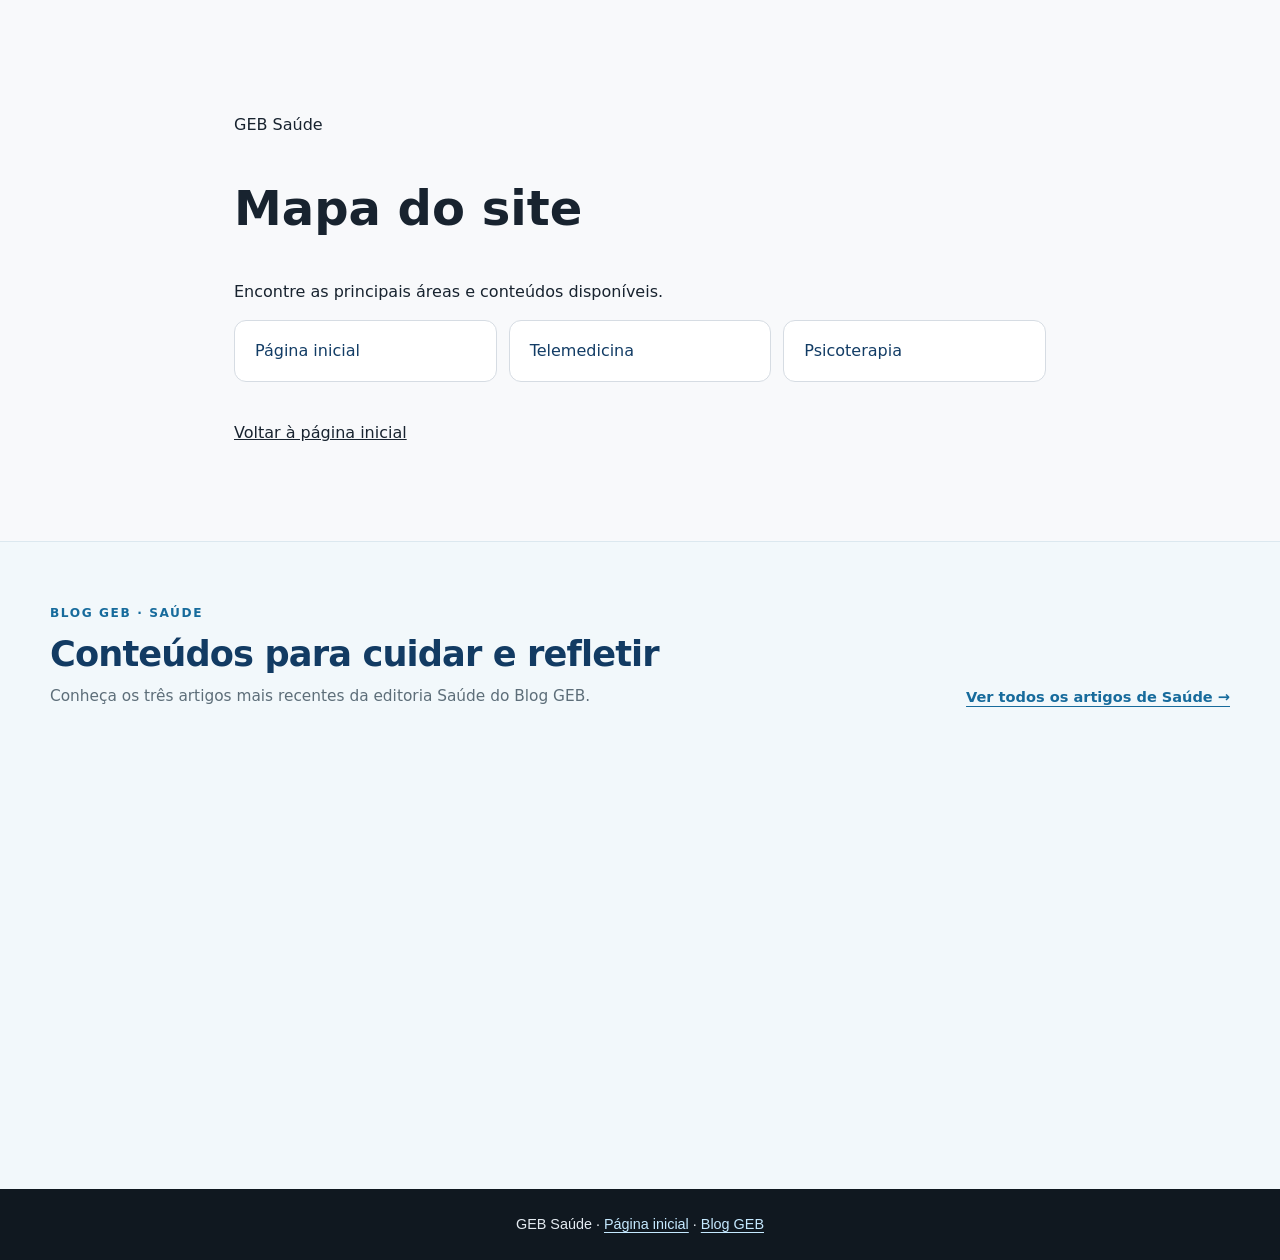
<file: mapa-do-site/index.html>
<!doctype html>
<html lang="pt-BR">
<head><meta charset="utf-8"><meta name="viewport" content="width=device-width,initial-scale=1">
<title>Mapa do site | GEB Saúde</title><meta name="description" content="Navegue pelas principais páginas do GEB Saúde."><link rel="canonical" href="https://gebsaude.grupoeduardabispo.com.br/mapa-do-site/"><link rel="stylesheet" href="/assets/css/style.css">
<style>body{margin:0;font-family:system-ui,-apple-system,Segoe UI,sans-serif;background:#f8f9fb;color:#18232f}main{max-width:860px;margin:8vh auto;padding:24px}h1{font-size:clamp(2rem,5vw,3rem)}.links{display:grid;grid-template-columns:repeat(auto-fit,minmax(220px,1fr));gap:12px;list-style:none;padding:0}.links a{display:block;padding:17px 20px;background:white;border:1px solid #d6dce3;border-radius:12px;color:#123c65;text-decoration:none}.links a:hover,.links a:focus{border-color:#14558a;text-decoration:underline}.back{display:inline-block;margin-top:22px}</style></head>
<body><main id="conteudo"><p>GEB Saúde</p><h1>Mapa do site</h1><p>Encontre as principais áreas e conteúdos disponíveis.</p><nav aria-label="Mapa de navegação"><ul class="links"><li><a href="/">Página inicial</a></li><li><a href="/medicina/">Telemedicina</a></li><li><a href="/psicoterapia/">Psicoterapia</a></li></ul></nav><a class="back" href="/">Voltar à página inicial</a></main><footer class="geb-utility-footer" id="rodape"><div>GEB Saúde · <a href="/">Página inicial</a> · <a href="https://blog.grupoeduardabispo.com.br/?categoria=Sa%C3%BAde">Blog GEB</a></div></footer><script src="/assets/js/blog-strip.js" defer></script></body></html>
</file>
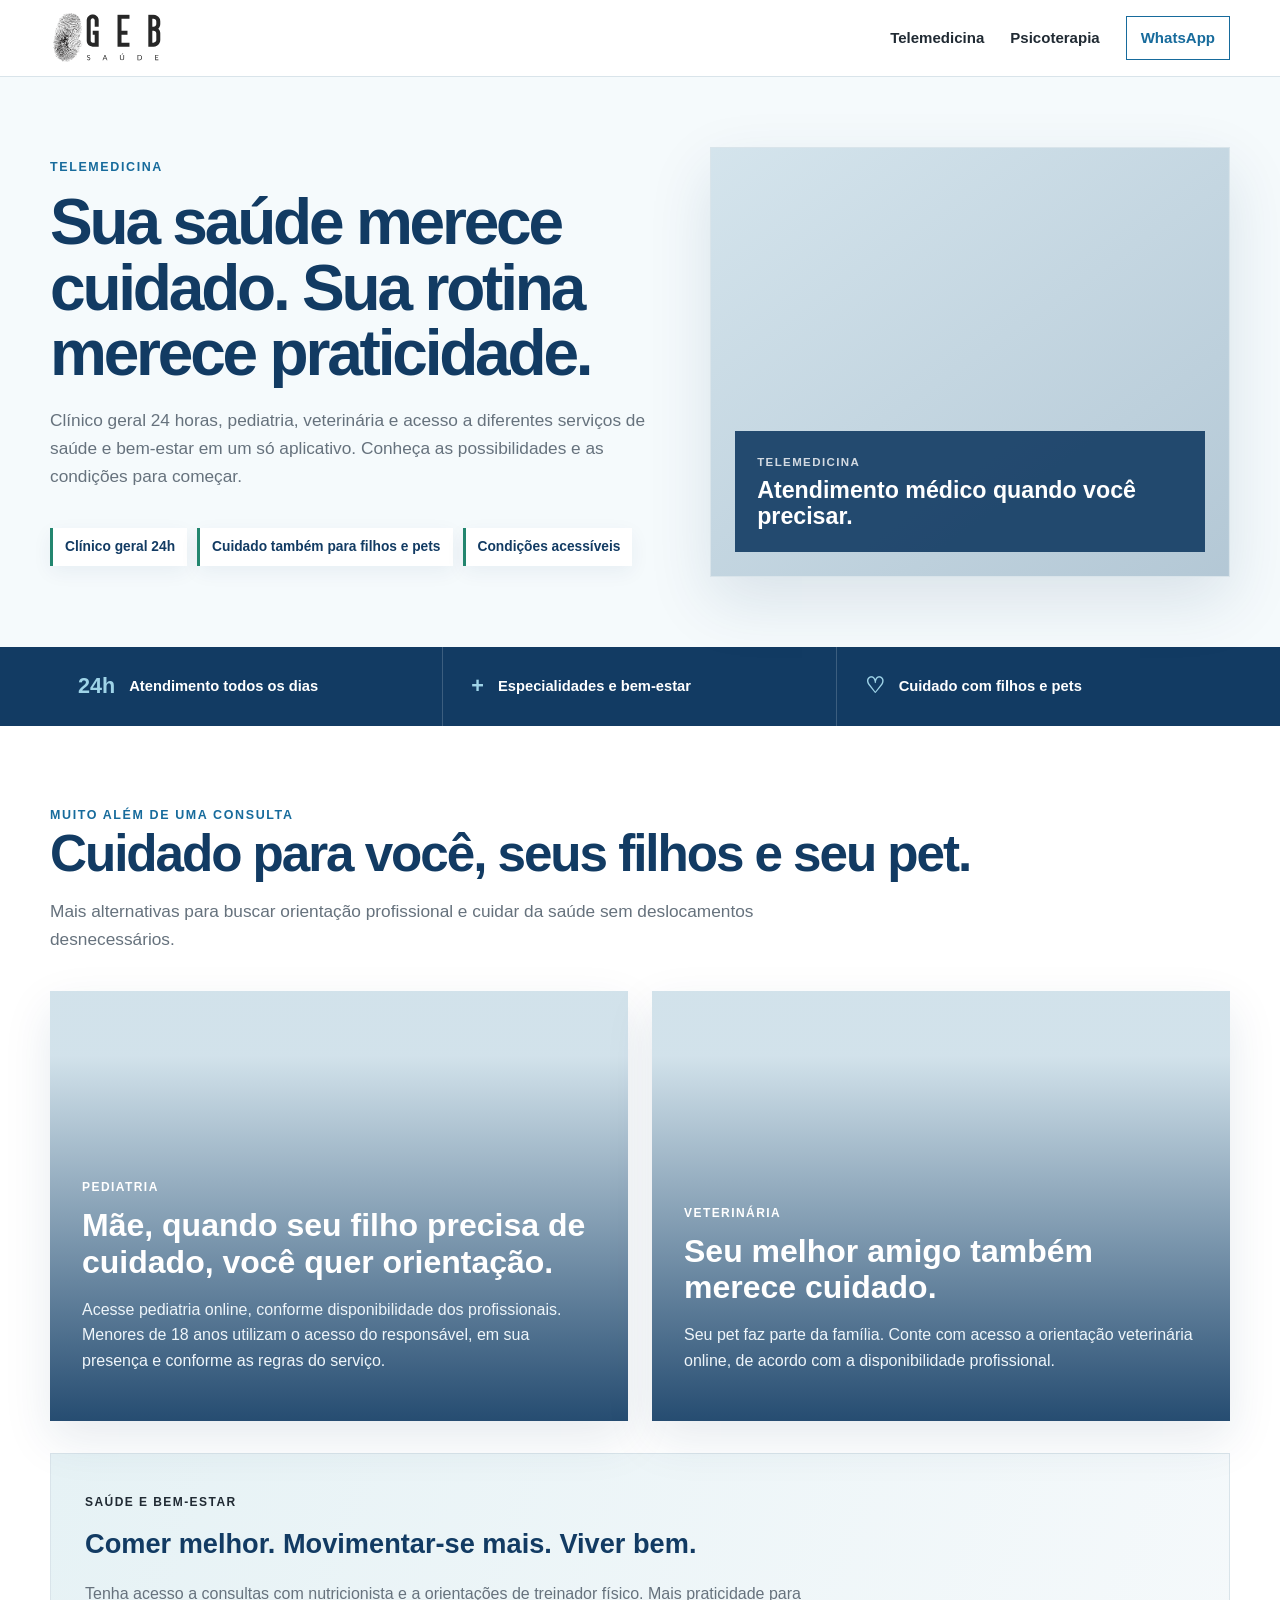
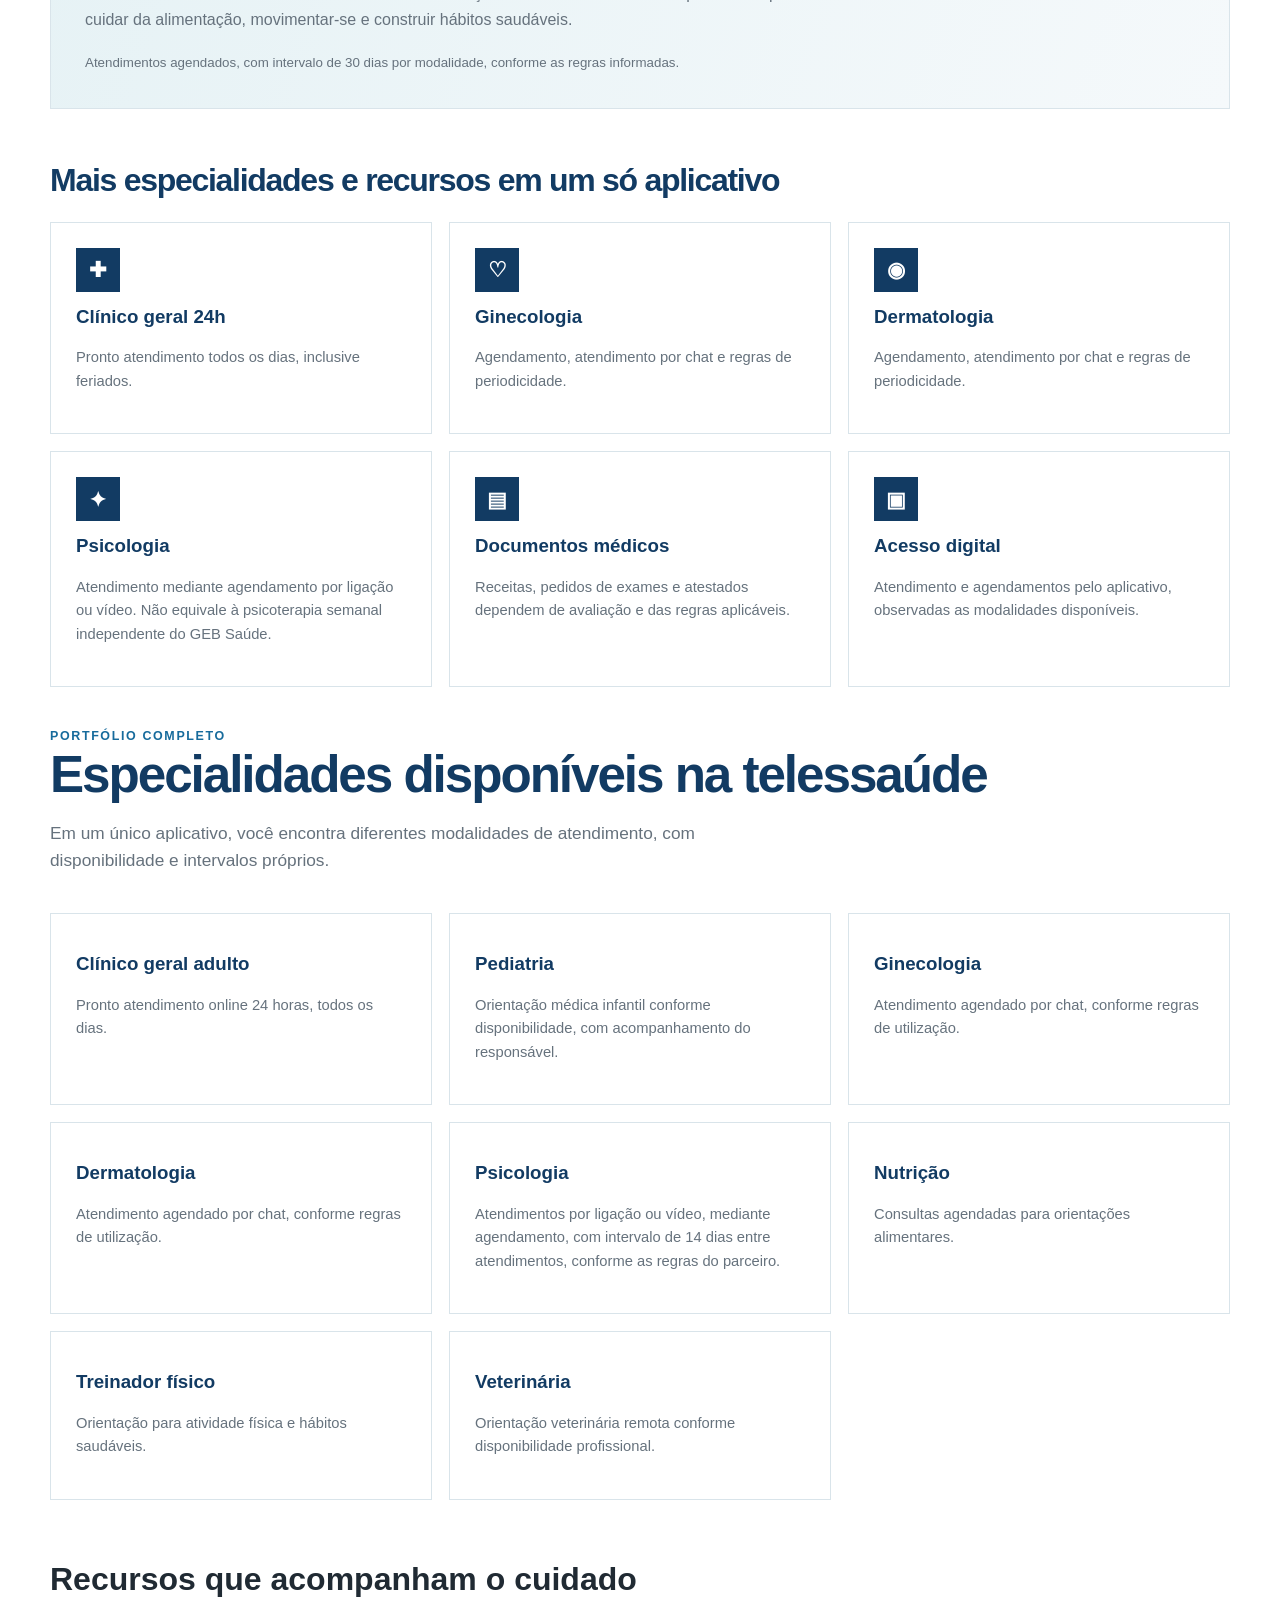
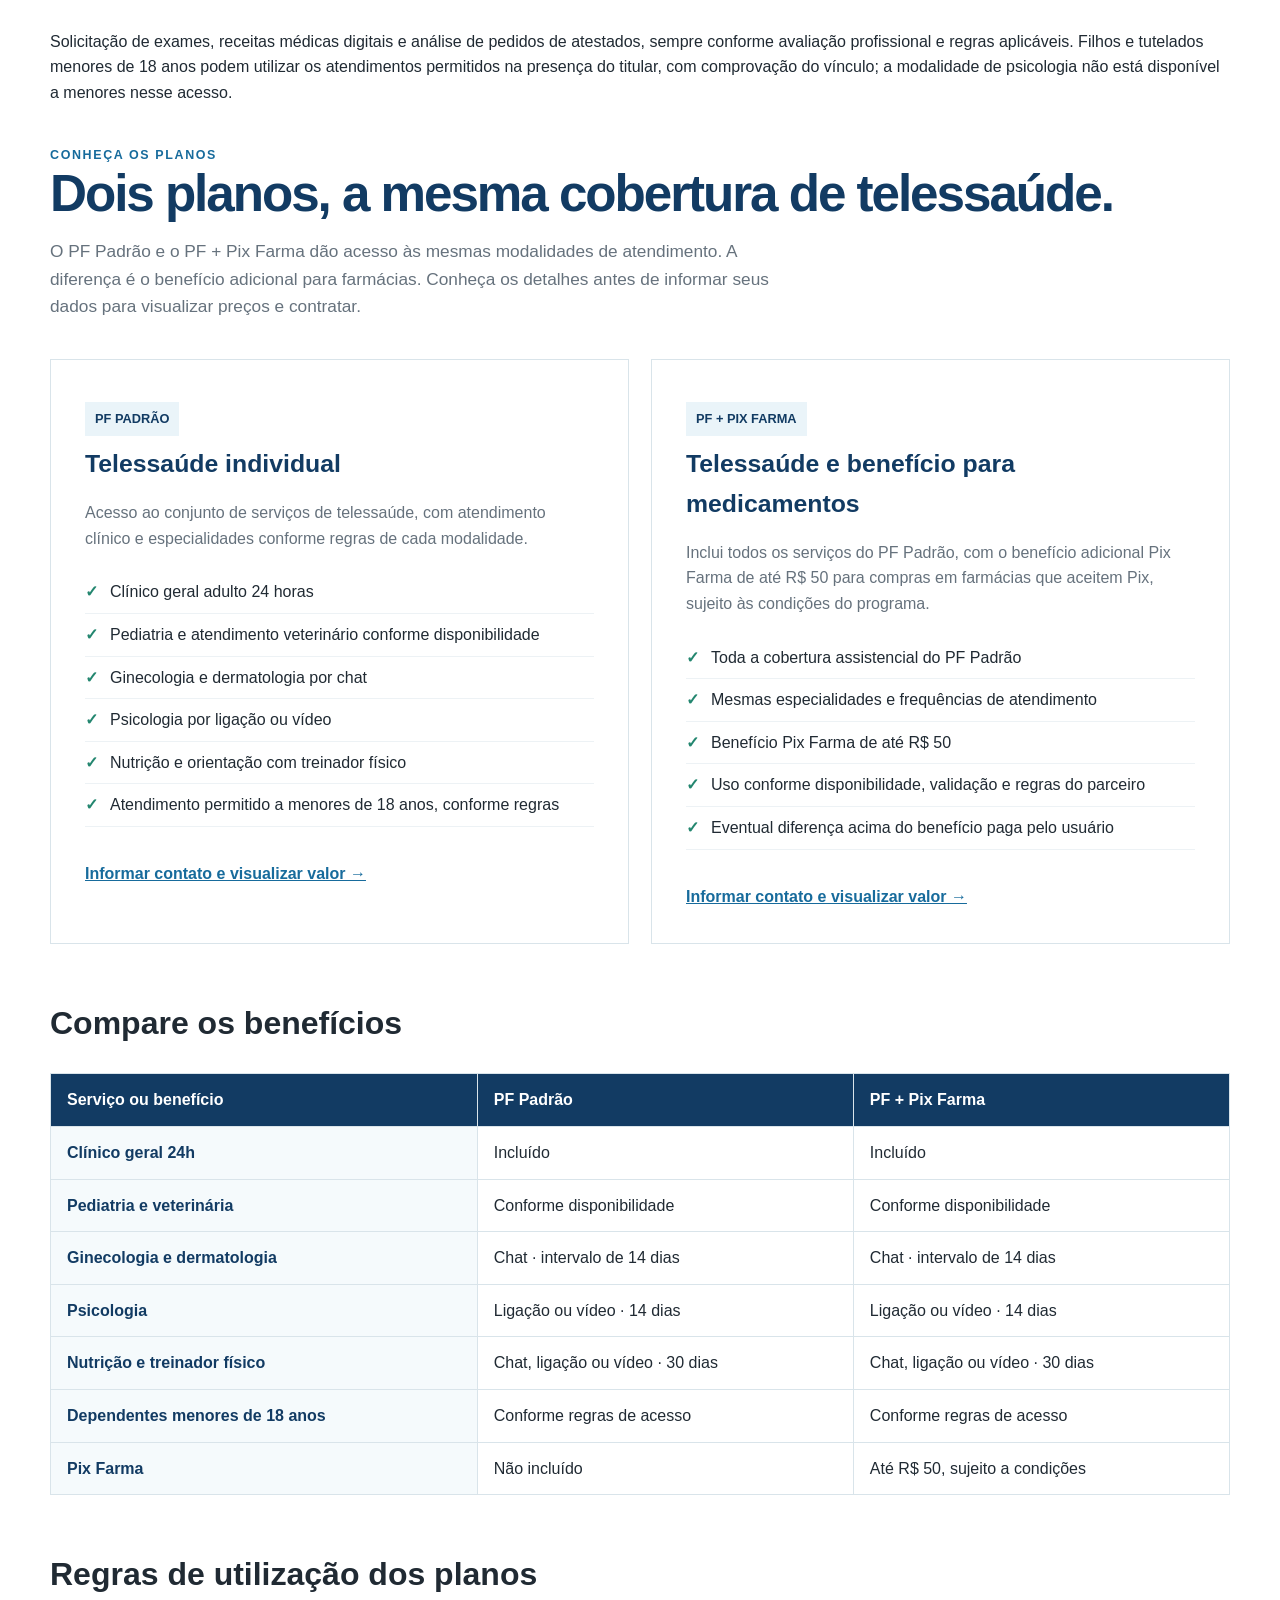
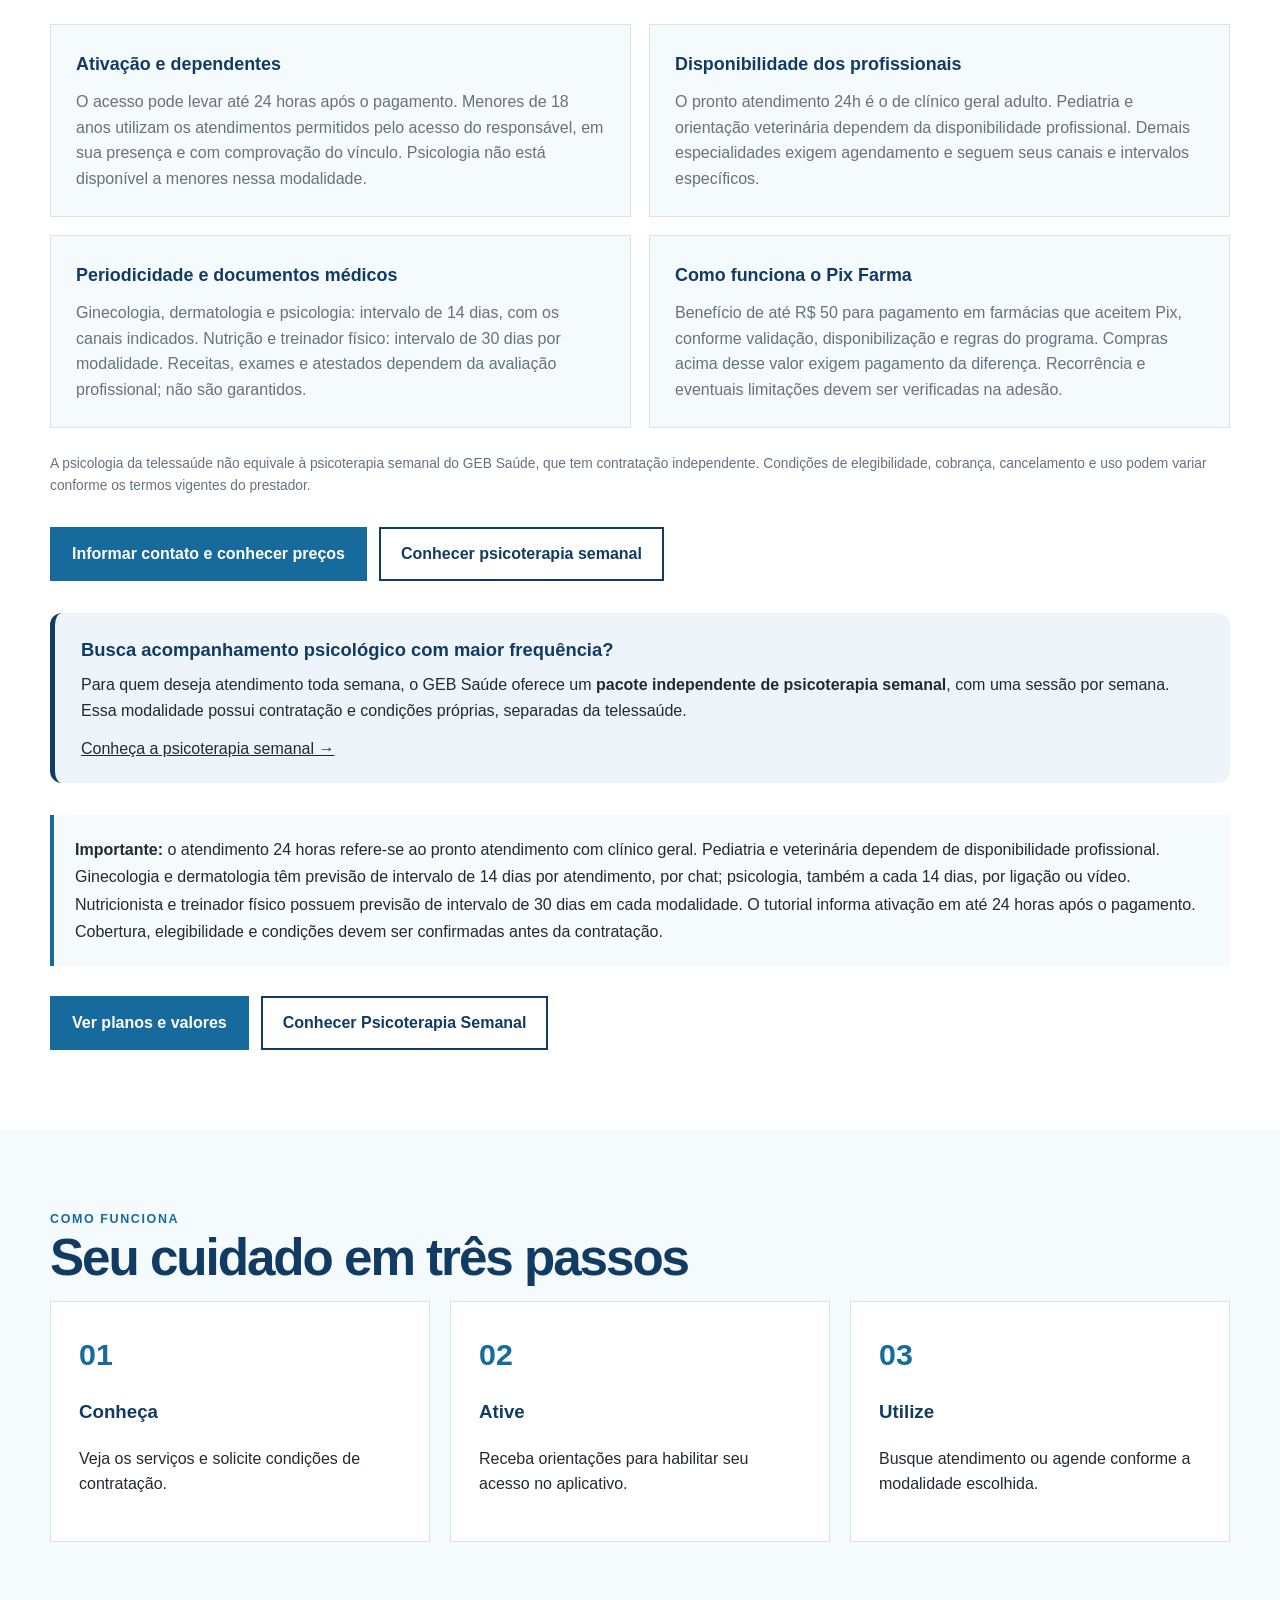
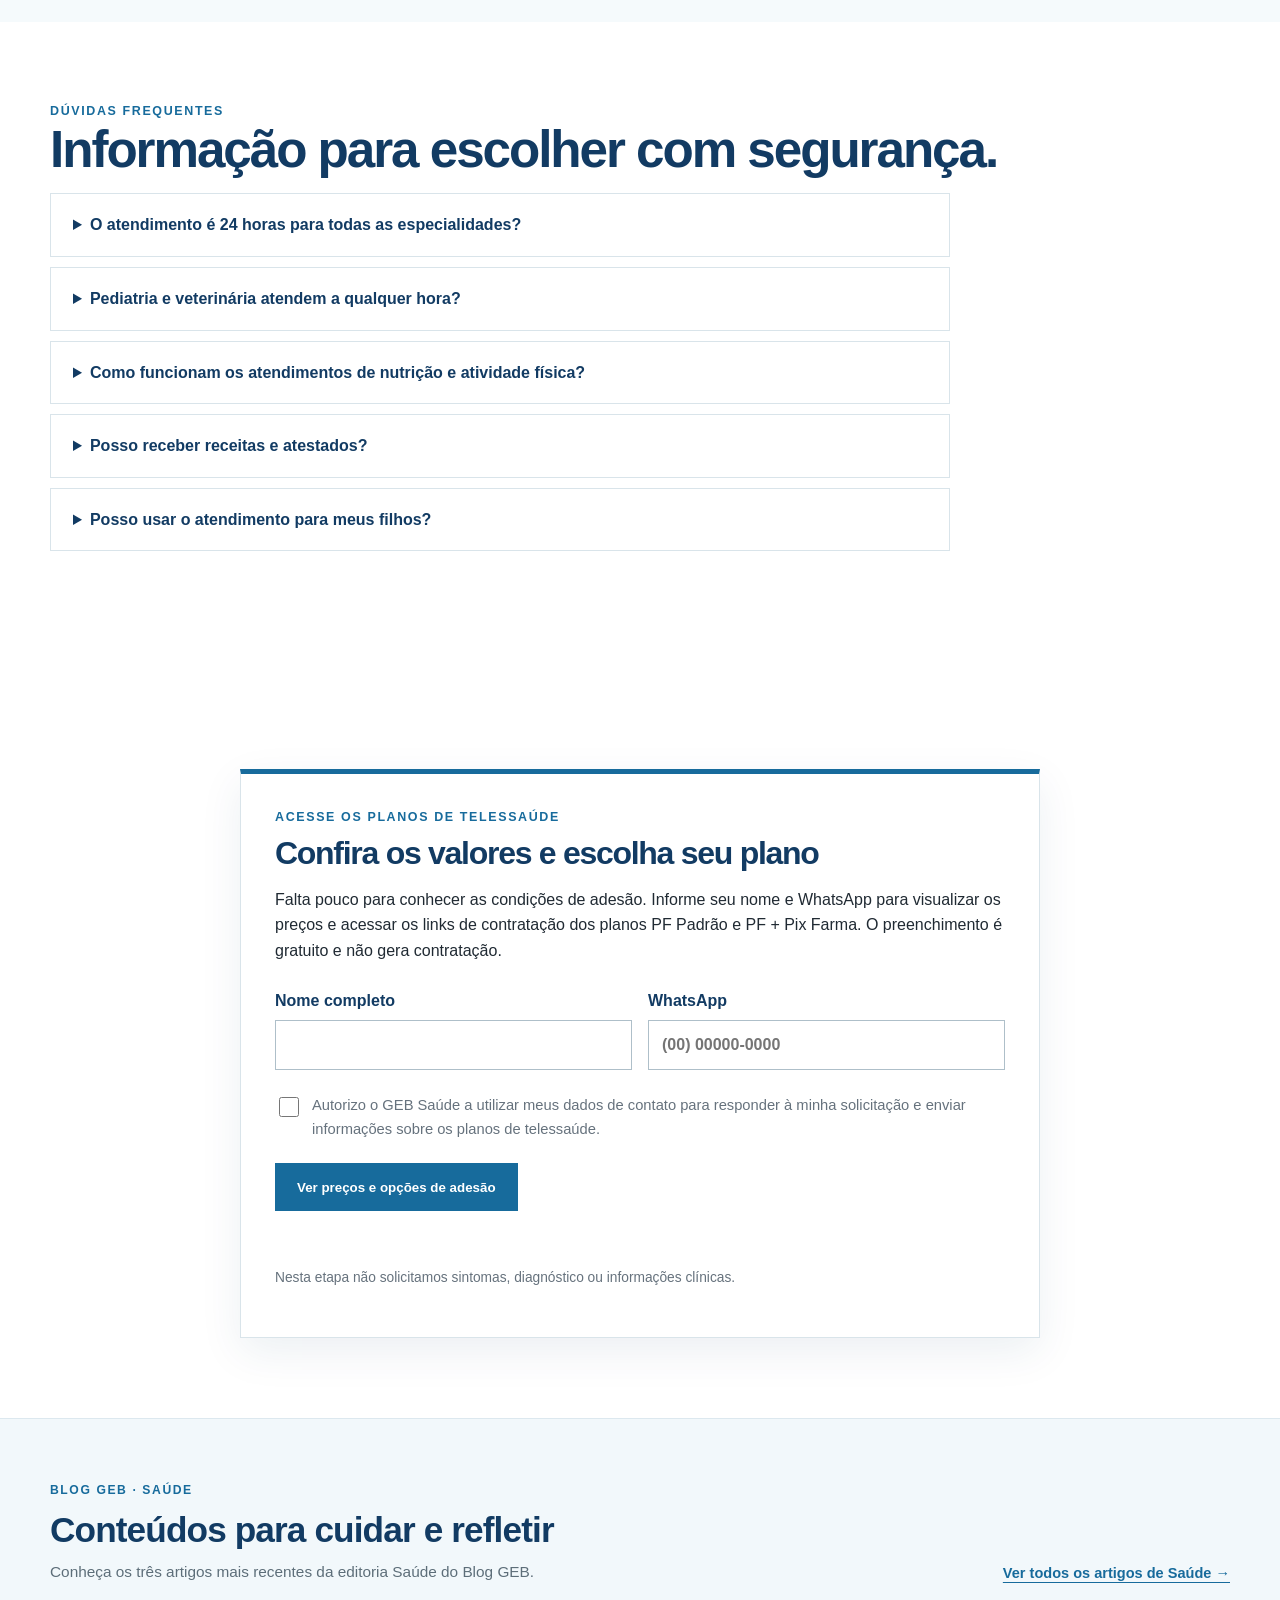
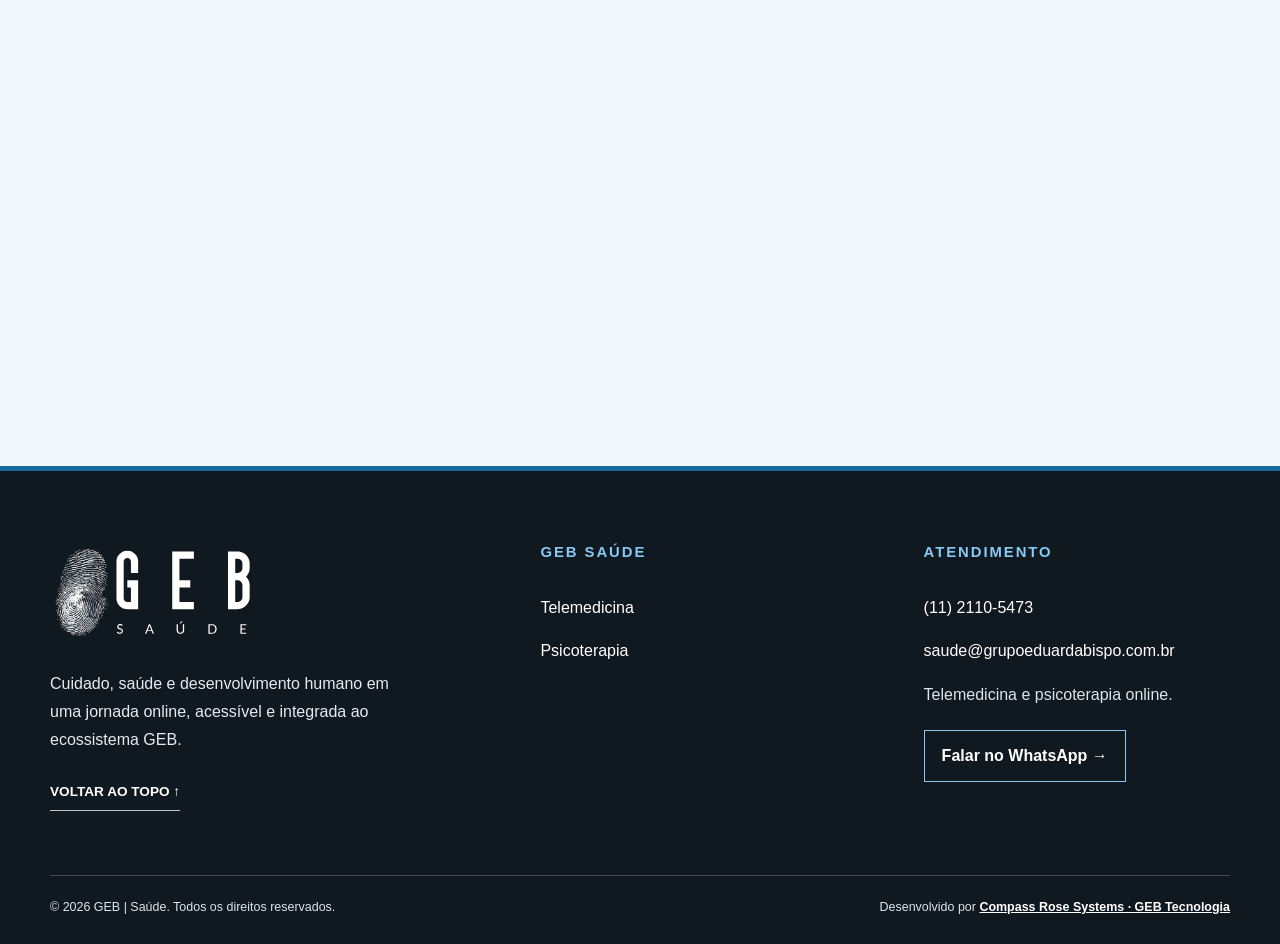
<file: medicina/index.html>
<!doctype html><html lang="pt-BR"><head><meta charset="utf-8"><meta name="viewport" content="width=device-width,initial-scale=1"><meta name="description" content="GEB Saúde: clínico geral 24 horas, pediatria, veterinária, nutrição, atividade física e outras especialidades com acesso digital."><title>Telemedicina | GEB Saúde</title><link rel="stylesheet" href="../assets/css/style.css"><style>.tele-price{font-size:clamp(2rem,4vw,2.8rem);font-weight:900;color:var(--navy)!important;letter-spacing:-.045em;margin:14px 0}.tele-price small{font-size:.92rem;font-weight:600;color:var(--muted);letter-spacing:0}.tele-action{width:100%;text-align:center;margin-top:auto}.tele-price-grid .card{display:flex;flex-direction:column;gap:4px}.tele-price-grid .check-list{flex:1}.offer-gate:focus{outline:none}@media(max-width:620px){.tele-price-grid{grid-template-columns:1fr}.offer-gate{padding:22px}}</style><style>.tele-table-scroll{overflow-x:auto;margin:22px 0 34px}.tele-comparison{border-collapse:collapse;width:100%;min-width:620px;text-align:left}.tele-comparison th,.tele-comparison td{padding:13px 16px;border:1px solid var(--line);vertical-align:top}.tele-comparison thead th{background:var(--navy);color:#fff}.tele-comparison tbody th{color:var(--navy);background:var(--pale)}.tele-rules{display:grid;grid-template-columns:repeat(2,minmax(0,1fr));gap:18px;margin:20px 0 25px}.tele-rules article{border:1px solid var(--line);background:var(--pale);padding:25px}.tele-rules h3{font-size:1.12rem;color:var(--navy);margin:0 0 10px}.tele-rules p{margin:0;color:var(--muted)}@media(max-width:700px){.tele-rules{grid-template-columns:1fr}.tele-rules article{padding:20px}}</style></head><body id="topo"><a class="skip" href="#conteudo">Ir para o conteúdo</a><header class="header"><div class="container nav"><a class="brand" href="/">GEB <span>Saúde</span></a><nav class="menu"><a href="/medicina/">Telemedicina</a><a href="/psicoterapia/">Psicoterapia</a><a class="nav-contact" href="https://wa.me/551121105473" target="_blank" rel="noopener noreferrer">WhatsApp</a></nav></div></header><main id="conteudo"><section class="page-hero clinical-hero"><div class="container clinical-grid"><div><div class="eyebrow">Telemedicina</div><h1>Sua saúde merece cuidado. Sua rotina merece praticidade.</h1><p class="lead">Clínico geral 24 horas, pediatria, veterinária e acesso a diferentes serviços de saúde e bem-estar em um só aplicativo. Conheça as possibilidades e as condições para começar.</p><div class="trust-row"><span>Clínico geral 24h</span><span>Cuidado também para filhos e pets</span><span>Condições acessíveis</span></div></div><div class="photo-panel medicine-photo"><div class="photo-overlay"><span>Telemedicina</span><strong>Atendimento médico quando você precisar.</strong></div></div></div></section><section class="health-strip"><div class="container health-strip-grid"><div><b>24h</b><span>Atendimento todos os dias</span></div><div><b>+</b><span>Especialidades e bem-estar</span></div><div><b>♡</b><span>Cuidado com filhos e pets</span></div></div></section><section class="section" id="beneficios"><div class="container"><div class="eyebrow">Muito além de uma consulta</div><h2>Cuidado para você, seus filhos e seu pet.</h2><p class="lead">Mais alternativas para buscar orientação profissional e cuidar da saúde sem deslocamentos desnecessários.</p><div class="spotlight-grid"><article class="spotlight-card spotlight-mom"><div class="spotlight-content"><span class="spotlight-label">PEDIATRIA</span><h3>Mãe, quando seu filho precisa de cuidado, você quer orientação.</h3><p>Acesse pediatria online, conforme disponibilidade dos profissionais. Menores de 18 anos utilizam o acesso do responsável, em sua presença e conforme as regras do serviço.</p></div></article><article class="spotlight-card spotlight-pet"><div class="spotlight-content"><span class="spotlight-label">VETERINÁRIA</span><h3>Seu melhor amigo também merece cuidado.</h3><p>Seu pet faz parte da família. Conte com acesso a orientação veterinária online, de acordo com a disponibilidade profissional.</p></div></article></div><div class="wellness-banner" id="bem-estar"><div><span class="spotlight-label">SAÚDE E BEM-ESTAR</span><h3>Comer melhor. Movimentar-se mais. Viver bem.</h3><p>Tenha acesso a consultas com nutricionista e a orientações de treinador físico. Mais praticidade para cuidar da alimentação, movimentar-se e construir hábitos saudáveis.</p><small>Atendimentos agendados, com intervalo de 30 dias por modalidade, conforme as regras informadas.</small></div></div><h2 class="minor-section-heading">Mais especialidades e recursos em um só aplicativo</h2><div class="specialty-grid"><article><span class="specialty-icon">✚</span><h3>Clínico geral 24h</h3><p>Pronto atendimento todos os dias, inclusive feriados.</p></article><article><span class="specialty-icon">♡</span><h3>Ginecologia</h3><p>Agendamento, atendimento por chat e regras de periodicidade.</p></article><article><span class="specialty-icon">◉</span><h3>Dermatologia</h3><p>Agendamento, atendimento por chat e regras de periodicidade.</p></article><article><span class="specialty-icon">✦</span><h3>Psicologia</h3><p>Atendimento mediante agendamento por ligação ou vídeo. Não equivale à psicoterapia semanal independente do GEB Saúde.</p></article><article><span class="specialty-icon">▤</span><h3>Documentos médicos</h3><p>Receitas, pedidos de exames e atestados dependem de avaliação e das regras aplicáveis.</p></article><article><span class="specialty-icon">▣</span><h3>Acesso digital</h3><p>Atendimento e agendamentos pelo aplicativo, observadas as modalidades disponíveis.</p></article></div><section class="catalog-detail" aria-labelledby="catalogo-title" style="margin-top:40px"><div class="eyebrow">Portfólio completo</div><h2 id="catalogo-title">Especialidades disponíveis na telessaúde</h2><p class="lead">Em um único aplicativo, você encontra diferentes modalidades de atendimento, com disponibilidade e intervalos próprios.</p><div class="specialty-grid"><article><h3>Clínico geral adulto</h3><p>Pronto atendimento online 24 horas, todos os dias.</p></article><article><h3>Pediatria</h3><p>Orientação médica infantil conforme disponibilidade, com acompanhamento do responsável.</p></article><article><h3>Ginecologia</h3><p>Atendimento agendado por chat, conforme regras de utilização.</p></article><article><h3>Dermatologia</h3><p>Atendimento agendado por chat, conforme regras de utilização.</p></article><article><h3>Psicologia</h3><p>Atendimentos por ligação ou vídeo, mediante agendamento, com intervalo de 14 dias entre atendimentos, conforme as regras do parceiro.</p></article><article><h3>Nutrição</h3><p>Consultas agendadas para orientações alimentares.</p></article><article><h3>Treinador físico</h3><p>Orientação para atividade física e hábitos saudáveis.</p></article><article><h3>Veterinária</h3><p>Orientação veterinária remota conforme disponibilidade profissional.</p></article></div><h3 class="minor-section-heading">Recursos que acompanham o cuidado</h3><p>Solicitação de exames, receitas médicas digitais e análise de pedidos de atestados, sempre conforme avaliação profissional e regras aplicáveis. Filhos e tutelados menores de 18 anos podem utilizar os atendimentos permitidos na presença do titular, com comprovação do vínculo; a modalidade de psicologia não está disponível a menores nesse acesso.</p></section><section class="plan-options" aria-labelledby="planos-title" style="margin-top:40px"><div class="eyebrow">Conheça os planos</div><h2 id="planos-title">Dois planos, a mesma cobertura de telessaúde.</h2><p class="lead">O PF Padrão e o PF + Pix Farma dão acesso às mesmas modalidades de atendimento. A diferença é o benefício adicional para farmácias. Conheça os detalhes antes de informar seus dados para visualizar preços e contratar.</p><div class="cards service-cards"><article class="card service-card"><span class="badge">PF PADRÃO</span><h3>Telessaúde individual</h3><p>Acesso ao conjunto de serviços de telessaúde, com atendimento clínico e especialidades conforme regras de cada modalidade.</p><ul class="check-list"><li>Clínico geral adulto 24 horas</li><li>Pediatria e atendimento veterinário conforme disponibilidade</li><li>Ginecologia e dermatologia por chat</li><li>Psicologia por ligação ou vídeo</li><li>Nutrição e orientação com treinador físico</li><li>Atendimento permitido a menores de 18 anos, conforme regras</li></ul><a class="link" href="#tele-form-title">Informar contato e visualizar valor →</a></article><article class="card service-card"><span class="badge">PF + PIX FARMA</span><h3>Telessaúde e benefício para medicamentos</h3><p>Inclui todos os serviços do PF Padrão, com o benefício adicional Pix Farma de até R$ 50 para compras em farmácias que aceitem Pix, sujeito às condições do programa.</p><ul class="check-list"><li>Toda a cobertura assistencial do PF Padrão</li><li>Mesmas especialidades e frequências de atendimento</li><li>Benefício Pix Farma de até R$ 50</li><li>Uso conforme disponibilidade, validação e regras do parceiro</li><li>Eventual diferença acima do benefício paga pelo usuário</li></ul><a class="link" href="#tele-form-title">Informar contato e visualizar valor →</a></article></div><h3 class="minor-section-heading">Compare os benefícios</h3><div class="tele-table-scroll"><table class="tele-comparison"><thead><tr><th scope="col">Serviço ou benefício</th><th scope="col">PF Padrão</th><th scope="col">PF + Pix Farma</th></tr></thead><tbody><tr><th scope="row">Clínico geral 24h</th><td>Incluído</td><td>Incluído</td></tr><tr><th scope="row">Pediatria e veterinária</th><td>Conforme disponibilidade</td><td>Conforme disponibilidade</td></tr><tr><th scope="row">Ginecologia e dermatologia</th><td>Chat · intervalo de 14 dias</td><td>Chat · intervalo de 14 dias</td></tr><tr><th scope="row">Psicologia</th><td>Ligação ou vídeo · 14 dias</td><td>Ligação ou vídeo · 14 dias</td></tr><tr><th scope="row">Nutrição e treinador físico</th><td>Chat, ligação ou vídeo · 30 dias</td><td>Chat, ligação ou vídeo · 30 dias</td></tr><tr><th scope="row">Dependentes menores de 18 anos</th><td>Conforme regras de acesso</td><td>Conforme regras de acesso</td></tr><tr><th scope="row">Pix Farma</th><td>Não incluído</td><td>Até R$ 50, sujeito a condições</td></tr></tbody></table></div><h3 class="minor-section-heading">Regras de utilização dos planos</h3><div class="tele-rules"><article><h3>Ativação e dependentes</h3><p>O acesso pode levar até 24 horas após o pagamento. Menores de 18 anos utilizam os atendimentos permitidos pelo acesso do responsável, em sua presença e com comprovação do vínculo. Psicologia não está disponível a menores nessa modalidade.</p></article><article><h3>Disponibilidade dos profissionais</h3><p>O pronto atendimento 24h é o de clínico geral adulto. Pediatria e orientação veterinária dependem da disponibilidade profissional. Demais especialidades exigem agendamento e seguem seus canais e intervalos específicos.</p></article><article><h3>Periodicidade e documentos médicos</h3><p>Ginecologia, dermatologia e psicologia: intervalo de 14 dias, com os canais indicados. Nutrição e treinador físico: intervalo de 30 dias por modalidade. Receitas, exames e atestados dependem da avaliação profissional; não são garantidos.</p></article><article><h3>Como funciona o Pix Farma</h3><p>Benefício de até R$ 50 para pagamento em farmácias que aceitem Pix, conforme validação, disponibilização e regras do programa. Compras acima desse valor exigem pagamento da diferença. Recorrência e eventuais limitações devem ser verificadas na adesão.</p></article></div><p class="small">A psicologia da telessaúde não equivale à psicoterapia semanal do GEB Saúde, que tem contratação independente. Condições de elegibilidade, cobrança, cancelamento e uso podem variar conforme os termos vigentes do prestador.</p><div class="actions"><a class="btn" href="#tele-form-title">Informar contato e conhecer preços</a><a class="btn secondary" href="/psicoterapia/">Conhecer psicoterapia semanal</a></div></section><aside aria-label="Opção de psicoterapia semanal" style="margin:32px 0;padding:22px 26px;border-left:5px solid #123b63;background:#eef5fa;border-radius:12px"><strong style="display:block;font-size:1.15rem;margin-bottom:8px;color:#123b63">Busca acompanhamento psicológico com maior frequência?</strong><p style="margin:0 0 12px">Para quem deseja atendimento toda semana, o GEB Saúde oferece um <strong>pacote independente de psicoterapia semanal</strong>, com uma sessão por semana. Essa modalidade possui contratação e condições próprias, separadas da telessaúde.</p><a class="link" href="/psicoterapia/">Conheça a psicoterapia semanal →</a></aside><div class="service-note"><strong>Importante:</strong> o atendimento 24 horas refere-se ao pronto atendimento com clínico geral. Pediatria e veterinária dependem de disponibilidade profissional. Ginecologia e dermatologia têm previsão de intervalo de 14 dias por atendimento, por chat; psicologia, também a cada 14 dias, por ligação ou vídeo. Nutricionista e treinador físico possuem previsão de intervalo de 30 dias em cada modalidade. O tutorial informa ativação em até 24 horas após o pagamento. Cobertura, elegibilidade e condições devem ser confirmadas antes da contratação.</div><div class="actions"><a class="btn" href="#tele-form-title">Ver planos e valores</a><a class="btn secondary" href="/psicoterapia/">Conhecer Psicoterapia Semanal</a></div></div></section><section class="section alt"><div class="container"><div class="eyebrow">Como funciona</div><h2>Seu cuidado em três passos</h2><div class="steps-grid"><article><b>01</b><h3>Conheça</h3><p>Veja os serviços e solicite condições de contratação.</p></article><article><b>02</b><h3>Ative</h3><p>Receba orientações para habilitar seu acesso no aplicativo.</p></article><article><b>03</b><h3>Utilize</h3><p>Busque atendimento ou agende conforme a modalidade escolhida.</p></article></div></div></section><section class="section"><div class="container"><div class="eyebrow">Dúvidas frequentes</div><h2>Informação para escolher com segurança.</h2><div class="faq-list"><details><summary>O atendimento é 24 horas para todas as especialidades?</summary><p>Não. O pronto atendimento com clínico geral funciona 24 horas. Outras especialidades possuem horários, modalidades ou necessidade de agendamento próprios.</p></details><details><summary>Pediatria e veterinária atendem a qualquer hora?</summary><p>O acesso direto a pediatria e veterinária depende da disponibilidade dos profissionais. Não há promessa de disponibilidade ininterrupta dessas áreas.</p></details><details><summary>Como funcionam os atendimentos de nutrição e atividade física?</summary><p>Você pode agendar consultas com nutricionista e treinador físico, conforme as regras de disponibilidade e periodicidade de cada modalidade.</p></details><details><summary>Posso receber receitas e atestados?</summary><p>A emissão de receitas, solicitações de exames e atestados depende da avaliação do profissional e das regras legais e operacionais vigentes. Não é garantida mediante solicitação.</p></details><details><summary>Posso usar o atendimento para meus filhos?</summary><p>Segundo o tutorial, menores de 18 anos podem receber certos atendimentos no acesso do responsável, em sua presença, com comprovação do vínculo. Psicologia não está disponível para menores nessa modalidade.</p></details></div></div></section><section class="section"><div class="container"><section class="form-shell capture-box" aria-labelledby="tele-form-title"><div class="eyebrow">Acesse os planos de telessaúde</div><h2 id="tele-form-title" class="form-title">Confira os valores e escolha seu plano</h2><p>Falta pouco para conhecer as condições de adesão. Informe seu nome e WhatsApp para visualizar os preços e acessar os links de contratação dos planos PF Padrão e PF + Pix Farma. O preenchimento é gratuito e não gera contratação.</p><form class="capture-form" data-service="telemedicina"><input type="hidden" name="origem" value="gebsaude_telemedicina"><div class="form-grid"><label>Nome completo<input name="nome" autocomplete="name" required></label><label>WhatsApp<input name="whatsapp" type="tel" inputmode="tel" autocomplete="tel" placeholder="(00) 00000-0000" required></label></div><label class="consent"><input type="checkbox" name="consentimento" required><span>Autorizo o GEB Saúde a utilizar meus dados de contato para responder à minha solicitação e enviar informações sobre os planos de telessaúde.</span></label><button class="btn" type="submit">Ver preços e opções de adesão</button><p class="form-feedback" aria-live="polite"></p><p class="small">Nesta etapa não solicitamos sintomas, diagnóstico ou informações clínicas.</p></form></section><section class="offer-gate" id="oferta-telemedicina" aria-labelledby="oferta-tele-title" hidden tabindex="-1"><div class="eyebrow">Planos de telemedicina</div><h2 id="oferta-tele-title">Escolha seu plano de telessaúde</h2><p class="offer-intro">Os dois planos oferecem a mesma cobertura assistencial, observadas as regras do parceiro. A diferença é o benefício Pix Farma. Consulte as condições antes de aderir.</p><div class="cards service-cards tele-price-grid"><article class="card service-card"><span class="badge">PF PADRÃO</span><h3>Telessaúde individual</h3><p class="tele-price">R$ 29,80 <small>/ mês</small></p><ul class="check-list"><li>Clínico geral 24 horas</li><li>Especialidades e orientação de bem-estar</li><li>Atendimento a menores conforme regras do serviço</li></ul><a class="btn tele-action" href="https://www.asaas.com/000/c/oe10a87s882ou7ht" target="_blank" rel="noopener noreferrer">Aderir ao PF Padrão ↗</a></article><article class="card service-card"><span class="badge">PF + PIX FARMA</span><h3>Telessaúde com benefício farmácia</h3><p class="tele-price">R$ 39,90 <small>/ mês</small></p><ul class="check-list"><li>Todos os atendimentos do PF Padrão</li><li>Benefício Pix Farma de até R$ 50</li><li>Uso do benefício conforme condições vigentes</li></ul><a class="btn tele-action" href="https://www.asaas.com/000/c/4ax896p66ziv7wz7" target="_blank" rel="noopener noreferrer">Aderir ao PF + Pix Farma ↗</a></article></div><p class="small">A adesão é opcional e realizada em ambiente externo de pagamento. Valores e condições informados no modelo de referência; confirme os termos vigentes na plataforma antes de concluir. O benefício Pix Farma tem critérios específicos de utilização.</p><a class="link" href="https://wa.me/551121105473?text=Ol%C3%A1%21%20Gostaria%20de%20tirar%20d%C3%BAvidas%20sobre%20os%20planos%20de%20telessa%C3%BAde." target="_blank" rel="noopener noreferrer">Dúvidas? Falar com o GEB Saúde pelo WhatsApp →</a></section></div></section></main><footer class="footer" id="rodape"><div class="container"><div class="footer-grid"><div class="footer-about"><a class="footer-logo" href="/" aria-label="GEB Saúde — Página inicial"><img src="/assets/geb-saude-logo.svg" alt="GEB Saúde" loading="lazy"></a><p>Cuidado, saúde e desenvolvimento humano em uma jornada online, acessível e integrada ao ecossistema GEB.</p><a class="back-top" href="#topo">VOLTAR AO TOPO ↑</a></div><nav class="footer-col" aria-label="Serviços do GEB Saúde"><h2>GEB SAÚDE</h2><a href="/medicina/">Telemedicina</a><a href="/psicoterapia/">Psicoterapia</a></nav><div class="footer-col footer-contact"><h2>ATENDIMENTO</h2><a href="tel:+551121105473">(11) 2110-5473</a><a href="mailto:saude@grupoeduardabispo.com.br">saude@grupoeduardabispo.com.br</a><p>Telemedicina e psicoterapia online.</p><a class="footer-cta" href="https://wa.me/551121105473" target="_blank" rel="noopener noreferrer">Falar no WhatsApp →</a></div></div><div class="footer-bottom"><span>© 2026 GEB | Saúde. Todos os direitos reservados.</span><span>Desenvolvido por <a href="https://gebtecnologia.grupoeduardabispo.com.br/" target="_blank" rel="noopener noreferrer"><strong>Compass Rose Systems · GEB Tecnologia</strong></a></span></div></div></footer><div vw class="enabled"><div vw-access-button class="active"></div><div vw-plugin-wrapper><div class="vw-plugin-top-wrapper"></div></div></div><script src="https://vlibras.gov.br/app/vlibras-plugin.js"></script><script>new window.VLibras.Widget('https://vlibras.gov.br/app')</script><script src="../assets/js/capture.js"></script><script src="/assets/js/blog-strip.js" defer></script></body></html>
</file>
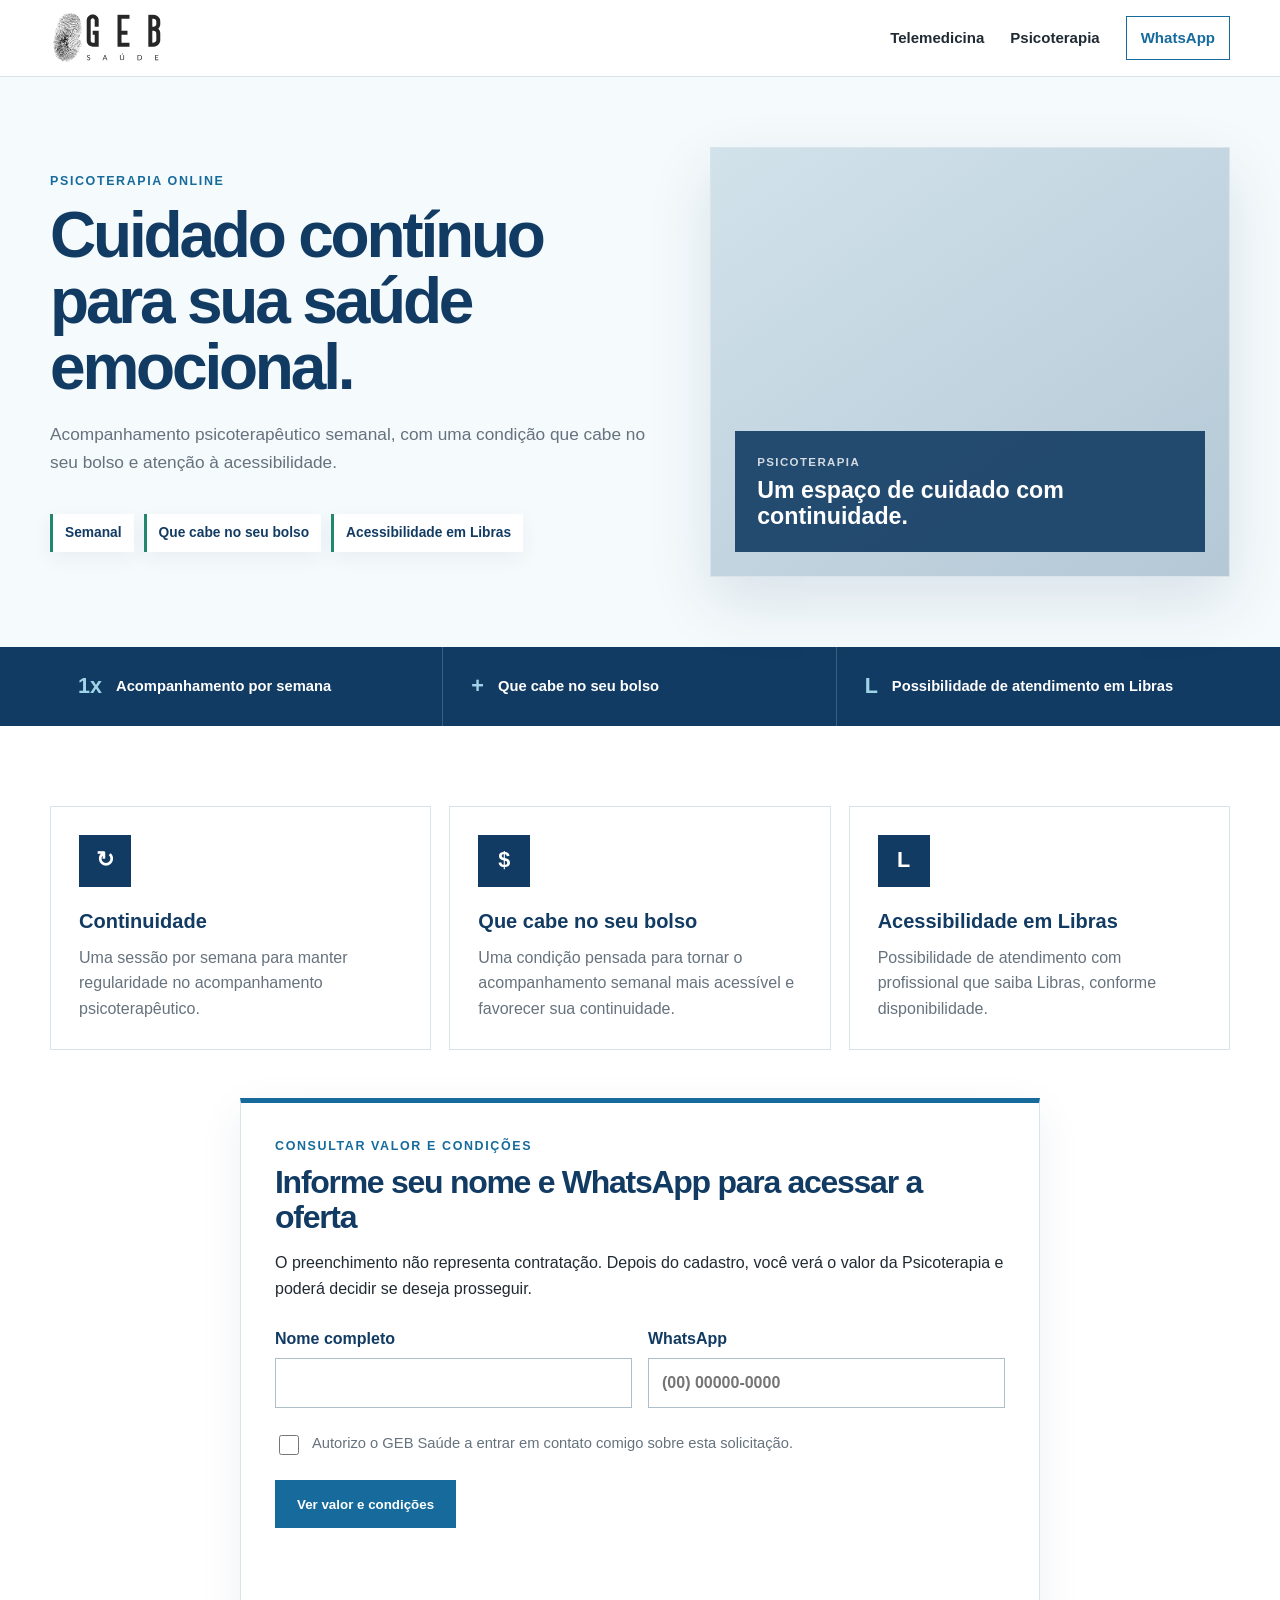
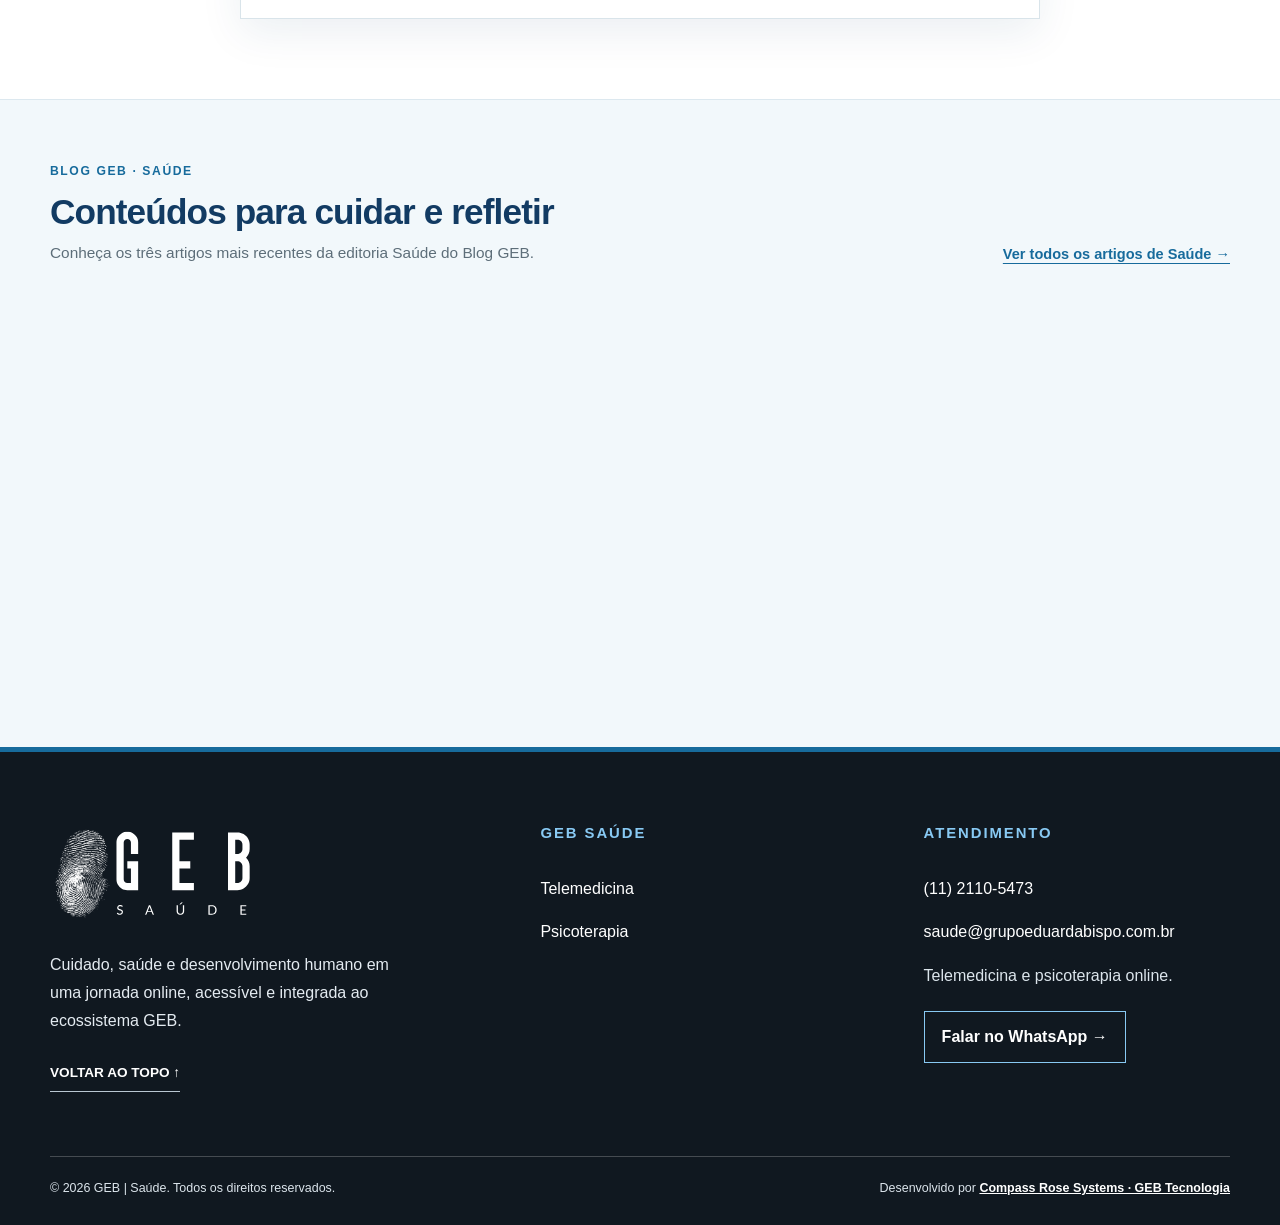
<file: psicoterapia/index.html>
<!doctype html><html lang="pt-BR"><head><meta charset="utf-8"><meta name="viewport" content="width=device-width,initial-scale=1"><meta name="description" content="Psicoterapia online no GEB Saúde, com acompanhamento semanal, condição que cabe no seu bolso e possibilidade de atendimento em Libras conforme disponibilidade."><title>Psicoterapia | GEB Saúde</title><link rel="stylesheet" href="../assets/css/style.css"></head><body id="topo"><a class="skip" href="#conteudo">Ir para o conteúdo</a><header class="header"><div class="container nav"><a class="brand" href="/">GEB <span>Saúde</span></a><nav class="menu"><a href="/medicina/">Telemedicina</a><a href="/psicoterapia/">Psicoterapia</a><a class="nav-contact" href="https://wa.me/551121105473" target="_blank" rel="noopener noreferrer">WhatsApp</a></nav></div></header><main id="conteudo"><section class="page-hero clinical-hero"><div class="container clinical-grid"><div><div class="eyebrow">Psicoterapia online</div><h1>Cuidado contínuo para sua saúde emocional.</h1><p class="lead">Acompanhamento psicoterapêutico semanal, com uma condição que cabe no seu bolso e atenção à acessibilidade.</p><div class="trust-row"><span>Semanal</span><span>Que cabe no seu bolso</span><span>Acessibilidade em Libras</span></div></div><div class="photo-panel therapy-photo"><div class="photo-overlay"><span>Psicoterapia</span><strong>Um espaço de cuidado com continuidade.</strong></div></div></div></section><section class="health-strip"><div class="container health-strip-grid"><div><b>1x</b><span>Acompanhamento por semana</span></div><div><b>+</b><span>Que cabe no seu bolso</span></div><div><b>L</b><span>Possibilidade de atendimento em Libras</span></div></div></section><section class="section"><div class="container"><div class="benefit-grid"><article><div class="service-icon">↻</div><h3>Continuidade</h3><p>Uma sessão por semana para manter regularidade no acompanhamento psicoterapêutico.</p></article><article><div class="service-icon">$</div><h3>Que cabe no seu bolso</h3><p>Uma condição pensada para tornar o acompanhamento semanal mais acessível e favorecer sua continuidade.</p></article><article><div class="service-icon">L</div><h3>Acessibilidade em Libras</h3><p>Possibilidade de atendimento com profissional que saiba Libras, conforme disponibilidade.</p></article></div><section class="form-shell capture-box" aria-labelledby="psi-form-title"><div class="eyebrow">Consultar valor e condições</div><h2 id="psi-form-title" class="form-title">Informe seu nome e WhatsApp para acessar a oferta</h2><p>O preenchimento não representa contratação. Depois do cadastro, você verá o valor da Psicoterapia e poderá decidir se deseja prosseguir.</p><form class="capture-form" data-service="psicoterapia"><input type="hidden" name="origem" value="gebsaude_psicoterapia"><div class="form-grid"><label>Nome completo<input name="nome" autocomplete="name" required></label><label>WhatsApp<input name="whatsapp" type="tel" inputmode="tel" autocomplete="tel" placeholder="(00) 00000-0000" required></label></div><label class="consent"><input type="checkbox" name="consentimento" required><span>Autorizo o GEB Saúde a entrar em contato comigo sobre esta solicitação.</span></label><button class="btn" type="submit">Ver valor e condições</button><p class="form-feedback" aria-live="polite"></p></form></section><section id="oferta-psicoterapia" class="offer-gate" hidden aria-labelledby="oferta-title"><div class="eyebrow">Que cabe no seu bolso</div><h2 id="oferta-title">Psicoterapia online com acompanhamento semanal.</h2><p class="offer-intro">Uma condição estruturada para favorecer a continuidade do acompanhamento.</p><div class="offer-card"><div class="session-equivalent session-primary"><span>Em meses com quatro encontros</span><strong>R$ 64,75 <small>por sessão</small></strong><p>Uma forma simples de visualizar o investimento no acompanhamento semanal.</p></div><div class="monthly-condition"><span class="offer-label">Forma de contratação</span><div class="monthly-price">R$ 259/mês</div><p><strong>1 sessão por semana.</strong></p><small>A contratação é mensal. R$ 64,75 corresponde à equivalência por encontro em meses com quatro sessões e não ao preço de uma sessão avulsa.</small></div></div><div class="access-offer"><strong>Atendimento em Libras</strong><p>Após o pagamento, você poderá informar se precisa de profissional que saiba Libras. A equipe verificará a disponibilidade para organizar o atendimento.</p></div><a class="btn" href="https://checkout.infinitepay.io/aeduardabispo/iWtSi950GV" target="_blank" rel="noopener noreferrer">Iniciar meu acompanhamento</a><p class="small">Após o pagamento, o checkout encaminhará você para a página individual de organização do atendimento.</p></section></div></section></main><footer class="footer" id="rodape"><div class="container"><div class="footer-grid"><div class="footer-about"><a class="footer-logo" href="/" aria-label="GEB Saúde — Página inicial"><img src="/assets/geb-saude-logo.svg" alt="GEB Saúde" loading="lazy"></a><p>Cuidado, saúde e desenvolvimento humano em uma jornada online, acessível e integrada ao ecossistema GEB.</p><a class="back-top" href="#topo">VOLTAR AO TOPO ↑</a></div><nav class="footer-col" aria-label="Serviços do GEB Saúde"><h2>GEB SAÚDE</h2><a href="/medicina/">Telemedicina</a><a href="/psicoterapia/">Psicoterapia</a></nav><div class="footer-col footer-contact"><h2>ATENDIMENTO</h2><a href="tel:+551121105473">(11) 2110-5473</a><a href="mailto:saude@grupoeduardabispo.com.br">saude@grupoeduardabispo.com.br</a><p>Telemedicina e psicoterapia online.</p><a class="footer-cta" href="https://wa.me/551121105473" target="_blank" rel="noopener noreferrer">Falar no WhatsApp →</a></div></div><div class="footer-bottom"><span>© 2026 GEB | Saúde. Todos os direitos reservados.</span><span>Desenvolvido por <a href="https://gebtecnologia.grupoeduardabispo.com.br/" target="_blank" rel="noopener noreferrer"><strong>Compass Rose Systems · GEB Tecnologia</strong></a></span></div></div></footer><div vw class="enabled"><div vw-access-button class="active"></div><div vw-plugin-wrapper><div class="vw-plugin-top-wrapper"></div></div></div><script src="https://vlibras.gov.br/app/vlibras-plugin.js"></script><script>new window.VLibras.Widget('https://vlibras.gov.br/app')</script><script src="../assets/js/capture.js"></script><script src="/assets/js/blog-strip.js" defer></script></body></html>
</file>
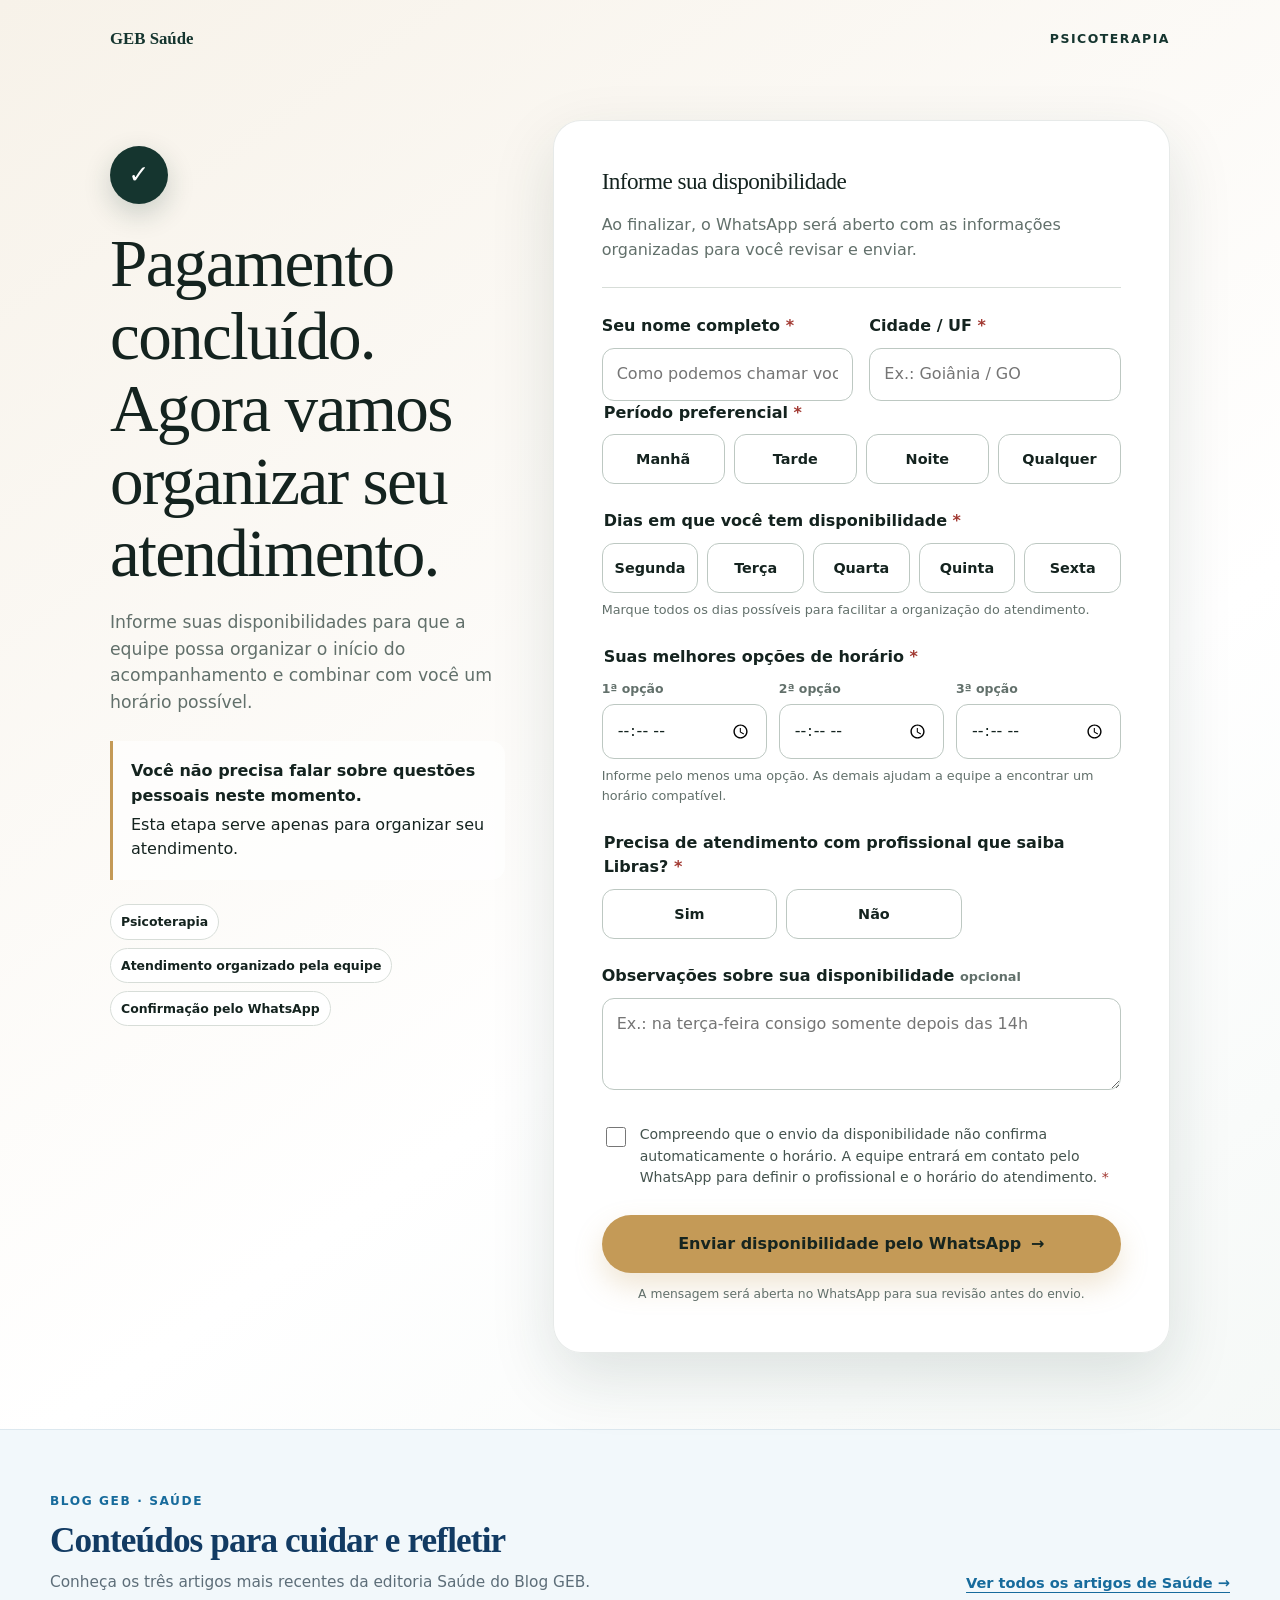
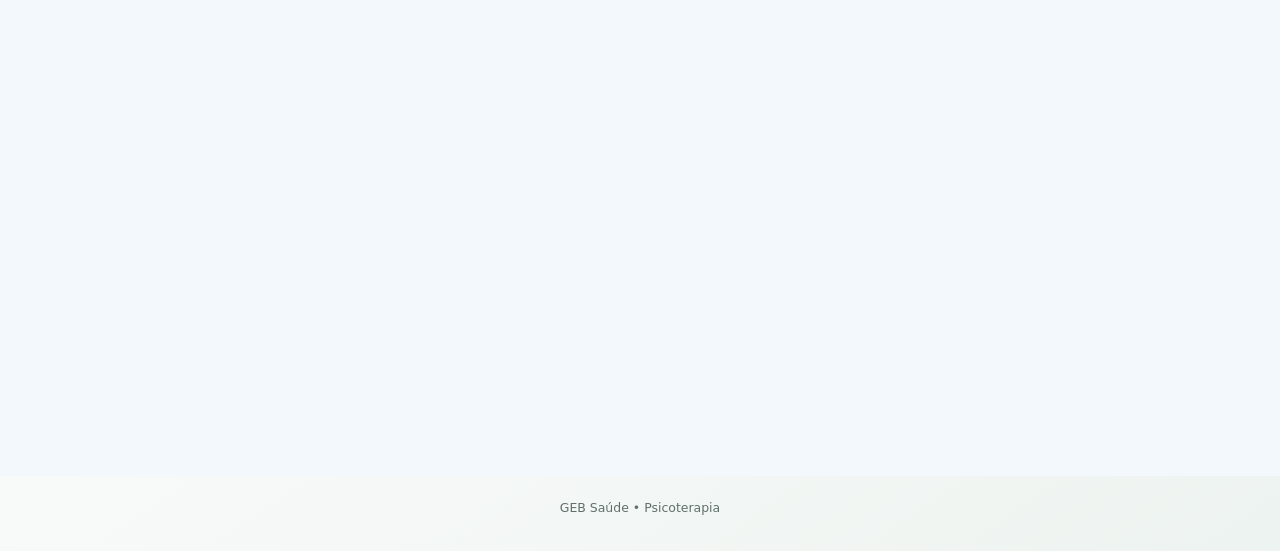
<file: psicoterapia/confirmacao/index.html>
<!doctype html>
<html lang="pt-BR">
<head>
  <meta charset="utf-8">
  <meta name="viewport" content="width=device-width, initial-scale=1">
  <meta name="theme-color" content="#15352f">
  <meta name="robots" content="noindex,nofollow">
  <meta name="description" content="Informe sua disponibilidade para organizarmos seu atendimento de psicoterapia no GEB Saúde.">
  <title>Organizar atendimento | GEB Saúde</title>
  <style>
    :root{--ink:#14231f;--green:#15352f;--green2:#214d43;--cream:#f7f2e9;--paper:#fffdf8;--gold:#c49a57;--muted:#62706b;--line:#d7ddd8;--error:#a23932;--shadow:0 24px 64px rgba(20,53,47,.13)}
    *{box-sizing:border-box}html{scroll-behavior:smooth}body{margin:0;background:linear-gradient(145deg,var(--cream),#fff 48%,#edf3f0);color:var(--ink);font-family:Inter,ui-sans-serif,system-ui,-apple-system,"Segoe UI",sans-serif;font-size:16px;line-height:1.55;min-height:100vh}h1,h2,p{margin-top:0}h1,h2{font-family:Georgia,"Times New Roman",serif;font-weight:500;letter-spacing:-.025em;line-height:1.08}h1{font-size:clamp(2.2rem,6vw,4.2rem);margin-bottom:18px}h2{font-size:1.45rem}.wrap{width:min(1060px,calc(100% - 34px));margin:auto}.top{padding:26px 0}.brand{display:flex;justify-content:space-between;align-items:center;gap:16px;color:var(--green);text-decoration:none}.brand strong{font-family:Georgia,serif;font-size:1.05rem}.brand span{font-size:.78rem;text-transform:uppercase;letter-spacing:.12em;font-weight:800}.layout{display:grid;grid-template-columns:.78fr 1.22fr;gap:48px;align-items:start;padding:42px 0 76px}.intro{position:sticky;top:34px;padding-top:26px}.check{display:inline-grid;place-items:center;width:58px;height:58px;border-radius:50%;background:var(--green);color:#fff;font-size:1.55rem;margin-bottom:24px;box-shadow:0 10px 28px rgba(21,53,47,.2)}.intro p{color:var(--muted);font-size:1.08rem}.notice{margin-top:25px;padding:18px;border-left:3px solid var(--gold);background:rgba(255,255,255,.62);border-radius:0 14px 14px 0}.notice strong{display:block;margin-bottom:4px}.summary{display:flex;flex-wrap:wrap;gap:8px;margin-top:24px}.summary span{padding:7px 10px;background:#fff;border:1px solid var(--line);border-radius:999px;font-size:.78rem;font-weight:750}.card{background:rgba(255,255,255,.94);border:1px solid rgba(21,53,47,.1);border-radius:28px;box-shadow:var(--shadow);padding:clamp(24px,5vw,48px)}.card-head{padding-bottom:24px;margin-bottom:26px;border-bottom:1px solid var(--line)}.card-head p{margin:0;color:var(--muted)}fieldset{border:0;padding:0;margin:0 0 25px}legend,.label{display:block;font-weight:850;margin-bottom:9px}.required{color:var(--error)}input,textarea{width:100%;min-height:52px;padding:13px 14px;border:1px solid #bdc8c2;border-radius:12px;background:#fff;color:var(--ink);font:inherit}textarea{min-height:92px;resize:vertical}input:focus,textarea:focus{outline:0;border-color:var(--green2);box-shadow:0 0 0 4px rgba(33,77,67,.12)}.hint{display:block;color:var(--muted);font-size:.8rem;margin-top:7px}.grid2{display:grid;grid-template-columns:1fr 1fr;gap:16px}.options{display:grid;grid-template-columns:repeat(4,1fr);gap:9px}.choice{position:relative}.choice input{position:absolute;opacity:0;pointer-events:none}.choice label{display:flex;align-items:center;justify-content:center;text-align:center;min-height:50px;padding:10px;border:1px solid #bdc8c2;border-radius:12px;background:#fff;cursor:pointer;font-weight:750;font-size:.9rem}.choice input:checked+label{background:#e9f1ed;border-color:var(--green);box-shadow:inset 0 0 0 1px var(--green);color:var(--green)}.choice input:focus-visible+label{outline:3px solid #d9b979;outline-offset:2px}.days{grid-template-columns:repeat(5,1fr)}.yesno{grid-template-columns:repeat(2,1fr);max-width:360px}.times{display:grid;grid-template-columns:repeat(3,1fr);gap:12px}.time label{display:block;color:var(--muted);font-size:.78rem;font-weight:800;margin-bottom:6px}.agreement{display:flex;gap:11px;align-items:flex-start;margin:26px 0}.agreement input{width:20px;min-height:20px;accent-color:var(--green);flex:0 0 auto;margin-top:3px}.agreement label{font-size:.88rem;color:#44534e}.btn{width:100%;min-height:58px;border:0;border-radius:999px;background:var(--gold);color:#17251f;font:850 1rem/1 Inter,system-ui,sans-serif;cursor:pointer;box-shadow:0 13px 28px rgba(196,154,87,.25);transition:.2s transform,.2s background;display:flex;align-items:center;justify-content:center;gap:10px}.btn:hover{transform:translateY(-2px);background:#d5ae6f}.btn:focus-visible{outline:3px solid var(--green);outline-offset:3px}.privacy{text-align:center;color:var(--muted);font-size:.77rem;margin:12px 0 0}.errorbox{display:none;color:var(--error);background:#fff1ef;border:1px solid #edcac6;border-radius:12px;padding:12px 14px;margin-bottom:20px;font-weight:750;font-size:.88rem}.errorbox.show{display:block}footer{padding:22px 0 34px;color:var(--muted);font-size:.78rem;text-align:center}
    @media(max-width:790px){.layout{grid-template-columns:1fr;gap:26px;padding-top:10px}.intro{position:static;padding-top:10px}.card{border-radius:22px}.days{grid-template-columns:repeat(3,1fr)}.times{grid-template-columns:1fr}.brand span{display:none}}
    @media(max-width:540px){.wrap{width:min(100% - 24px,1060px)}.grid2{grid-template-columns:1fr}.options{grid-template-columns:repeat(2,1fr)}.days{grid-template-columns:repeat(2,1fr)}.times{grid-template-columns:1fr}.choice label{justify-content:flex-start;padding-left:14px}h1{font-size:2.5rem}}
    @media(prefers-reduced-motion:reduce){html{scroll-behavior:auto}.btn{transition:none}}
  </style>
</head>
<body>
  <header class="top"><div class="wrap"><a class="brand" href="/"><strong>GEB Saúde</strong><span>Psicoterapia</span></a></div></header>
  <main class="wrap layout">
    <section class="intro" aria-labelledby="titulo">
      <div class="check" aria-hidden="true">✓</div>
      <h1 id="titulo">Pagamento concluído. Agora vamos organizar seu atendimento.</h1>
      <p>Informe suas disponibilidades para que a equipe possa organizar o início do acompanhamento e combinar com você um horário possível.</p>
      <div class="notice"><strong>Você não precisa falar sobre questões pessoais neste momento.</strong>Esta etapa serve apenas para organizar seu atendimento.</div>
      <div class="summary" aria-label="Informações do atendimento"><span>Psicoterapia</span><span>Atendimento organizado pela equipe</span><span>Confirmação pelo WhatsApp</span></div>
    </section>
    <section class="card" aria-labelledby="form-title">
      <div class="card-head"><h2 id="form-title">Informe sua disponibilidade</h2><p>Ao finalizar, o WhatsApp será aberto com as informações organizadas para você revisar e enviar.</p></div>
      <div class="errorbox" id="errors" role="alert" tabindex="-1"></div>
      <form id="availability-form" novalidate>
        <div class="grid2">
          <div><label class="label" for="name">Seu nome completo <span class="required">*</span></label><input id="name" name="name" type="text" autocomplete="name" required placeholder="Como podemos chamar você?"></div>
          <div><label class="label" for="location">Cidade / UF <span class="required">*</span></label><input id="location" name="location" type="text" autocomplete="address-level2" required placeholder="Ex.: Goiânia / GO"></div>
        </div>
        <fieldset><legend>Período preferencial <span class="required">*</span></legend><div class="options">
          <div class="choice"><input id="morning" type="radio" name="period" value="Manhã"><label for="morning">Manhã</label></div>
          <div class="choice"><input id="afternoon" type="radio" name="period" value="Tarde"><label for="afternoon">Tarde</label></div>
          <div class="choice"><input id="night" type="radio" name="period" value="Noite"><label for="night">Noite</label></div>
          <div class="choice"><input id="any" type="radio" name="period" value="Qualquer período"><label for="any">Qualquer</label></div>
        </div></fieldset>
        <fieldset><legend>Dias em que você tem disponibilidade <span class="required">*</span></legend><div class="options days">
          <div class="choice"><input id="mon" type="checkbox" name="days" value="segunda-feira"><label for="mon">Segunda</label></div>
          <div class="choice"><input id="tue" type="checkbox" name="days" value="terça-feira"><label for="tue">Terça</label></div>
          <div class="choice"><input id="wed" type="checkbox" name="days" value="quarta-feira"><label for="wed">Quarta</label></div>
          <div class="choice"><input id="thu" type="checkbox" name="days" value="quinta-feira"><label for="thu">Quinta</label></div>
          <div class="choice"><input id="fri" type="checkbox" name="days" value="sexta-feira"><label for="fri">Sexta</label></div>
        </div><span class="hint">Marque todos os dias possíveis para facilitar a organização do atendimento.</span></fieldset>
        <fieldset><legend>Suas melhores opções de horário <span class="required">*</span></legend><div class="times">
          <div class="time"><label for="time1">1ª opção</label><input id="time1" name="time1" type="time" required></div>
          <div class="time"><label for="time2">2ª opção</label><input id="time2" name="time2" type="time"></div>
          <div class="time"><label for="time3">3ª opção</label><input id="time3" name="time3" type="time"></div>
        </div><span class="hint">Informe pelo menos uma opção. As demais ajudam a equipe a encontrar um horário compatível.</span></fieldset>
        <fieldset><legend>Precisa de atendimento com profissional que saiba Libras? <span class="required">*</span></legend><div class="options yesno">
          <div class="choice"><input id="libras-yes" type="radio" name="libras" value="Sim"><label for="libras-yes">Sim</label></div>
          <div class="choice"><input id="libras-no" type="radio" name="libras" value="Não"><label for="libras-no">Não</label></div>
        </div></fieldset>
        <div><label class="label" for="notes">Observações sobre sua disponibilidade <span class="hint" style="display:inline">opcional</span></label><textarea id="notes" name="notes" maxlength="300" placeholder="Ex.: na terça-feira consigo somente depois das 14h"></textarea></div>
        <div class="agreement"><input id="aware" name="aware" type="checkbox" required><label for="aware">Compreendo que o envio da disponibilidade não confirma automaticamente o horário. A equipe entrará em contato pelo WhatsApp para definir o profissional e o horário do atendimento. <span class="required">*</span></label></div>
        <button class="btn" type="submit">Enviar disponibilidade pelo WhatsApp <span aria-hidden="true">→</span></button>
        <p class="privacy">A mensagem será aberta no WhatsApp para sua revisão antes do envio.</p>
      </form>
    </section>
  </main>
  <footer><div class="wrap">GEB Saúde • Psicoterapia</div></footer>
  <div vw class="enabled"><div vw-access-button class="active"></div><div vw-plugin-wrapper><div class="vw-plugin-top-wrapper"></div></div></div>
  <script src="https://vlibras.gov.br/app/vlibras-plugin.js"></script>
  <script>
    new window.VLibras.Widget('https://vlibras.gov.br/app');
    const form=document.getElementById('availability-form'), errorBox=document.getElementById('errors');
    const formatTime=v=>v?v.replace(':','h'):'não informada';
    form.addEventListener('submit',event=>{
      event.preventDefault();
      const data=new FormData(form), name=String(data.get('name')||'').trim(), location=String(data.get('location')||'').trim(), period=String(data.get('period')||''), days=data.getAll('days'), firstTime=String(data.get('time1')||''), libras=String(data.get('libras')||''), aware=data.get('aware'), missing=[];
      if(!name)missing.push('seu nome'); if(!location)missing.push('sua cidade/UF'); if(!period)missing.push('o período preferencial'); if(!days.length)missing.push('pelo menos um dia disponível'); if(!firstTime)missing.push('a primeira opção de horário'); if(!libras)missing.push('se precisa de profissional que saiba Libras'); if(!aware)missing.push('a confirmação de ciência sobre o horário');
      if(missing.length){errorBox.textContent='Antes de continuar, informe: '+missing.join(', ')+'.';errorBox.classList.add('show');errorBox.focus();return}
      errorBox.classList.remove('show');
      const notes=String(data.get('notes')||'').trim()||'Nenhuma';
      const message=[
        'Olá! Concluí o pagamento da psicoterapia pelo GEB Saúde e estou enviando minha disponibilidade para organização do atendimento.',
        '',
        '*Nome:* '+name,
        '*Cidade/UF:* '+location,
        '*Período preferencial:* '+period,
        '*Dias disponíveis:* '+days.join(', '),
        '*1ª opção de horário:* '+formatTime(String(data.get('time1')||'')),
        '*2ª opção de horário:* '+formatTime(String(data.get('time2')||'')),
        '*3ª opção de horário:* '+formatTime(String(data.get('time3')||'')),
        '*Profissional que saiba Libras:* '+libras,
        '*Observações:* '+notes,
        '',
        'Estou ciente de que o envio da disponibilidade não confirma automaticamente o horário e aguardo o retorno da equipe.'
      ].join('\n');
      window.location.href='https://wa.me/551121105473?text='+encodeURIComponent(message);
    });
  </script>
<script src="/assets/js/blog-strip.js" defer></script></body>
</html>
</file>
<file: assets/css/style.css>
:root{--navy:#123b63;--blue:#176b9c;--light:#eaf4f9;--pale:#f5fafc;--white:#fff;--ink:#202a33;--muted:#66727d;--green:#23866f;--line:#d9e4ea;--max:1180px}*{box-sizing:border-box}html{scroll-behavior:smooth}body{margin:0;font-family:Inter,Arial,sans-serif;color:var(--ink);background:#fff;line-height:1.6}a{color:inherit}img{max-width:100%}.container{width:min(var(--max),calc(100% - 40px));margin:auto}.skip{position:absolute;left:-9999px}.skip:focus{left:16px;top:16px;background:#fff;padding:12px;z-index:99}.header{border-bottom:1px solid var(--line);background:rgba(255,255,255,.97);position:sticky;top:0;z-index:20}.nav{min-height:76px;display:flex;align-items:center;justify-content:space-between;gap:24px}.brand{text-decoration:none;color:var(--navy);font-size:1.25rem;font-weight:850;letter-spacing:-.02em}.brand span{font-weight:500}.menu{display:flex;gap:26px;align-items:center}.menu a{text-decoration:none;font-weight:700;font-size:.94rem}.menu a:hover,.menu a:focus{color:var(--blue)}.nav-contact{padding:9px 14px;border:1px solid var(--blue);color:var(--blue)!important}.btn{display:inline-flex;align-items:center;justify-content:center;min-height:48px;padding:12px 20px;background:var(--blue);color:#fff!important;text-decoration:none;border:2px solid var(--blue);font-weight:800;cursor:pointer}.btn:disabled{opacity:.6;cursor:wait}.btn.secondary{background:#fff;color:var(--navy)!important;border-color:var(--navy)}.hero{padding:86px 0;background:linear-gradient(90deg,var(--pale),#fff)}.hero-grid{display:grid;grid-template-columns:1.08fr .92fr;gap:56px;align-items:center}.eyebrow{text-transform:uppercase;letter-spacing:.13em;color:var(--blue);font-weight:850;font-size:.78rem}.hero h1{font-size:clamp(2.55rem,5.5vw,5rem);line-height:1.02;letter-spacing:-.055em;color:var(--navy);margin:12px 0 24px}.hero p{font-size:1.16rem;color:var(--muted);max-width:680px}.actions{display:flex;flex-wrap:wrap;gap:12px;margin-top:30px}.trust-row{display:flex;flex-wrap:wrap;gap:10px;margin-top:28px}.trust-row span{border-left:3px solid var(--green);background:#fff;padding:8px 12px;font-size:.86rem;font-weight:800;color:var(--navy);box-shadow:0 6px 20px rgba(18,59,99,.06)}.photo-panel{min-height:430px;position:relative;overflow:hidden;border:1px solid var(--line);background-color:#dcebf2;background-position:center;background-size:cover;box-shadow:0 24px 60px rgba(18,59,99,.12)}.home-photo{background-image:linear-gradient(145deg,rgba(18,59,99,.08),rgba(18,59,99,.18)),url('https://images.pexels.com/photos/8376239/pexels-photo-8376239.jpeg?auto=compress&cs=tinysrgb&w=1200')}.medicine-photo{background-image:linear-gradient(145deg,rgba(18,59,99,.04),rgba(18,59,99,.2)),url('https://images.pexels.com/photos/7578803/pexels-photo-7578803.jpeg?auto=compress&cs=tinysrgb&w=1200')}.therapy-photo{background-image:linear-gradient(145deg,rgba(18,59,99,.05),rgba(18,59,99,.2)),url('https://images.pexels.com/photos/5699456/pexels-photo-5699456.jpeg?auto=compress&cs=tinysrgb&w=1200')}.photo-overlay{position:absolute;left:24px;right:24px;bottom:24px;background:rgba(18,59,99,.9);color:#fff;padding:22px}.photo-overlay span{display:block;text-transform:uppercase;letter-spacing:.12em;font-size:.72rem;font-weight:800;opacity:.8}.photo-overlay strong{display:block;font-size:1.45rem;line-height:1.15;margin-top:5px}.health-strip{background:var(--navy);color:#fff}.health-strip-grid{display:grid;grid-template-columns:repeat(3,1fr)}.health-strip-grid>div{padding:22px 28px;border-right:1px solid rgba(255,255,255,.18);display:flex;align-items:center;gap:14px}.health-strip-grid>div:last-child{border-right:0}.health-strip b{font-size:1.35rem;color:#9fd4e8}.health-strip span{font-size:.92rem;font-weight:700}.section{padding:80px 0}.section.alt{background:var(--pale)}.section h2{font-size:clamp(2rem,4vw,3.2rem);line-height:1.08;letter-spacing:-.04em;color:var(--navy);margin:0 0 16px}.lead{color:var(--muted);font-size:1.08rem;max-width:760px;margin-bottom:38px}.cards{display:grid;grid-template-columns:repeat(2,1fr);gap:22px}.card{border:1px solid var(--line);padding:34px;background:#fff}.card h3{color:var(--navy);font-size:1.55rem;margin:8px 0 12px}.card p{color:var(--muted)}.card .link{display:inline-block;margin-top:14px;color:var(--blue);font-weight:850}.service-card{position:relative;padding-top:42px}.service-icon{width:52px;height:52px;display:grid;place-items:center;background:var(--navy);color:#fff;font-size:1.35rem;font-weight:900;margin-bottom:18px}.check-list{padding:0;margin:20px 0;list-style:none}.check-list li{padding:8px 0 8px 25px;border-bottom:1px solid #edf2f5;position:relative}.check-list li:before{content:'✓';position:absolute;left:0;color:var(--green);font-weight:900}.feature{display:grid;grid-template-columns:.8fr 1.2fr;gap:50px;align-items:center}.graphic-panel{background:linear-gradient(145deg,var(--navy),#1b628b);color:#fff;min-height:350px;padding:42px;display:flex;flex-direction:column;justify-content:flex-end;position:relative;overflow:hidden}.graphic-panel:after{content:'';position:absolute;width:230px;height:230px;border:35px solid rgba(255,255,255,.08);border-radius:50%;right:-60px;top:-70px}.graphic-panel strong{font-size:2rem;line-height:1.12;max-width:360px}.graphic-panel span{margin-top:12px;opacity:.78}.hands-symbol{width:62px;height:62px;background:#fff;color:var(--navy);display:grid;place-items:center;font-weight:900;font-size:1.6rem;margin-bottom:auto}.info-grid{display:grid;grid-template-columns:1fr 1fr;gap:14px}.info-grid>div{background:#fff;border:1px solid var(--line);padding:20px}.info-grid b,.info-grid span{display:block}.info-grid b{color:var(--navy);margin-bottom:5px}.info-grid span{font-size:.9rem;color:var(--muted)}.benefit-grid{display:grid;grid-template-columns:repeat(3,1fr);gap:18px;margin:0 0 36px}.benefit-grid article{border:1px solid var(--line);padding:28px;background:#fff}.benefit-grid h3{color:var(--navy);font-size:1.25rem;margin:12px 0 8px}.benefit-grid p{color:var(--muted);margin:0}.contact-band{background:var(--pale);border:1px solid var(--line);padding:38px;display:flex;justify-content:space-between;align-items:center;gap:30px}.contact-band h2{font-size:2.2rem;margin:4px 0 8px}.contact-band p{margin:0;color:var(--muted)}.footer{background:var(--navy);color:#fff;padding:46px 0}.footer-grid{display:flex;justify-content:space-between;gap:30px;align-items:flex-start}.footer a{color:#fff}.socials{display:flex;flex-wrap:wrap;gap:10px;margin-top:16px}.social-btn{display:inline-flex;align-items:center;justify-content:center;min-height:40px;padding:8px 14px;border:1px solid rgba(255,255,255,.55);text-decoration:none;font-weight:800;font-size:.86rem}.social-btn:hover,.social-btn:focus{background:#fff;color:var(--navy)}.small{font-size:.86rem;color:var(--muted)}.footer .small{color:#d5e1e8}.page-hero{padding:70px 0;background:var(--pale)}.page-hero h1{color:var(--navy);font-size:clamp(2.5rem,5vw,4.5rem);line-height:1.03;letter-spacing:-.05em;margin:12px 0 20px}.notice{border-left:4px solid var(--blue);padding:18px 22px;background:var(--light);margin:30px 0}.form-shell{border:1px solid var(--line);padding:34px;background:#fff}.badge{display:inline-block;padding:7px 10px;background:var(--light);color:var(--navy);font-weight:800;font-size:.8rem}.clinical-grid{display:grid;grid-template-columns:1.08fr .92fr;gap:50px;align-items:center}.capture-box{max-width:800px;margin:48px auto 0;border-top:5px solid var(--blue);box-shadow:0 14px 40px rgba(18,59,99,.08)}.form-title{font-size:2rem!important;margin:8px 0 10px!important}.form-grid{display:grid;grid-template-columns:1fr 1fr;gap:16px;margin:24px 0}.form-grid label{font-weight:800;color:var(--navy);display:grid;gap:7px}.form-grid input{width:100%;min-height:50px;border:1px solid #aebfc9;padding:11px 13px;font:inherit;background:#fff}.form-grid input:focus{outline:3px solid rgba(23,107,156,.15);border-color:var(--blue)}.consent{display:flex;gap:10px;align-items:flex-start;margin:0 0 22px;color:var(--muted);font-size:.92rem}.consent input{width:20px;height:20px;accent-color:var(--blue);flex:0 0 auto}.form-feedback{min-height:24px;font-weight:800;color:var(--navy)}.offer-gate{max-width:920px;margin:58px auto 0;padding:46px;background:var(--pale);border:1px solid var(--line);scroll-margin-top:100px}.offer-gate[hidden]{display:none}.offer-intro{font-size:1.08rem;color:var(--muted);max-width:760px}.offer-card{display:grid;grid-template-columns:1.2fr .8fr;background:#fff;border:1px solid var(--line);margin:28px 0;padding:30px;gap:30px;align-items:center}.session-equivalent{padding-right:30px;border-right:1px solid var(--line)}.session-equivalent span{display:block;color:var(--muted);font-weight:700}.session-equivalent strong{display:block;color:var(--navy);font-size:clamp(2.8rem,6vw,4.7rem);line-height:.95;letter-spacing:-.055em;margin:12px 0}.session-equivalent strong small{font-size:1rem;letter-spacing:0;display:block;margin-top:10px;color:var(--blue)}.session-equivalent p{color:var(--muted)}.offer-label{font-size:.8rem;font-weight:850;color:var(--blue);text-transform:uppercase;letter-spacing:.08em}.monthly-price{font-size:2rem;font-weight:900;color:var(--navy);margin:8px 0}.access-offer{border-left:4px solid var(--navy);padding:16px 20px;margin:25px 0;background:#fff}.access-offer p{margin:5px 0}@media(max-width:820px){.menu{display:none}.hero{padding:55px 0}.hero-grid,.feature,.clinical-grid{grid-template-columns:1fr}.cards,.benefit-grid{grid-template-columns:1fr}.photo-panel{min-height:330px}.health-strip-grid{grid-template-columns:1fr}.health-strip-grid>div{border-right:0;border-bottom:1px solid rgba(255,255,255,.16)}.health-strip-grid>div:last-child{border-bottom:0}.footer-grid{display:grid}.section{padding:58px 0}.contact-band{display:grid}.info-grid{grid-template-columns:1fr}}@media(max-width:620px){.form-grid,.offer-card{grid-template-columns:1fr}.session-equivalent{border-right:0;border-bottom:1px solid var(--line);padding:0 0 24px}.offer-gate{padding:28px}.form-shell{padding:25px}}@media(max-width:520px){.container{width:min(var(--max),calc(100% - 26px))}.actions{display:grid}.btn{width:100%}.hero h1{font-size:2.7rem}.photo-panel{min-height:290px}.contact-band{padding:26px}}
/* GEB OFFICIAL BRAND 2026 */
.header .brand{display:block;width:205px;height:58px;background:url('/assets/geb-saude-logo.svg') left center/contain no-repeat;font-size:0;line-height:0;overflow:hidden;flex:0 0 205px}.header .brand span{display:none}@media(max-width:820px){.header .brand{width:170px;height:50px;flex-basis:170px}}

/* Rodapé institucional GEB Saúde */
.footer{background:#101820;color:#fff;padding:70px 0 26px;border-top:5px solid var(--blue)}
.footer-grid{display:grid;grid-template-columns:1.4fr .9fr 1.1fr;gap:clamp(20px,4vw,70px);align-items:start}
.footer-logo{display:block;max-width:220px}.footer-logo img{display:block;width:100%;height:auto;max-height:105px;object-fit:contain;object-position:left center}
.footer-about p{color:#e4ebf1;line-height:1.75;margin:24px 0;max-width:370px}
.footer .back-top{font-weight:800;text-decoration:none;border-bottom:1px solid #b9c7d2;display:inline-block;padding-bottom:7px;font-size:.85rem}
.footer-col{display:flex;flex-direction:column;align-items:flex-start;gap:19px;min-width:0}
.footer-col h2{font-size:.93rem;letter-spacing:.13em;color:#88c9f3;margin:0 0 12px;font-weight:900}
.footer-col a{text-decoration:none;overflow-wrap:anywhere;line-height:1.5}
.footer-col a:hover,.footer-col a:focus-visible,.footer .back-top:hover{color:#9dd8ff;text-decoration:underline}
.footer-contact p{color:#dce5ec;margin:0;line-height:1.6}
.footer .footer-cta{border:1px solid #88c9f3;padding:13px 17px;font-weight:850;display:inline-block;margin-top:4px}
.footer-bottom{display:flex;justify-content:space-between;align-items:center;gap:20px;flex-wrap:wrap;border-top:1px solid rgba(255,255,255,.22);margin-top:64px;padding-top:22px;font-size:.78rem;color:#dce5ec}
.footer-bottom strong{color:#fff}
@media(max-width:1050px){.footer-grid{grid-template-columns:repeat(2,minmax(0,1fr));gap:42px}}
@media(max-width:600px){.footer{padding:46px 0 23px}.footer-grid{grid-template-columns:1fr;gap:38px}.footer-bottom{margin-top:44px;align-items:flex-start;flex-direction:column}.footer-logo{max-width:190px}}

/* Contraste do logotipo no rodapé escuro */
.footer-logo img{filter:brightness(0) invert(1)}

/* Distribuição final do rodapé em três colunas */
.footer-grid{grid-template-columns:minmax(0,1.35fr) minmax(0,1fr) minmax(300px,1fr);column-gap:clamp(32px,6vw,100px);justify-content:space-between}
.footer-contact{min-width:0}.footer .footer-cta{display:inline-flex;align-items:center;justify-content:center;white-space:nowrap;gap:6px;max-width:100%;font-size:1rem}
@media(max-width:1050px){.footer-grid{grid-template-columns:repeat(2,minmax(0,1fr));gap:42px}}
@media(max-width:600px){.footer-grid{grid-template-columns:minmax(0,1fr);gap:38px}.footer .footer-cta{white-space:normal}}

/* GEB Saúde | destaques de telessaúde 2026 */
.spotlight-grid{display:grid;grid-template-columns:repeat(2,minmax(0,1fr));gap:24px;margin:32px 0}.spotlight-card{min-height:430px;display:flex;align-items:flex-end;position:relative;overflow:hidden;background-color:#dcebf2;background-size:cover;background-position:center;box-shadow:0 18px 45px rgba(18,59,99,.10)}.spotlight-mom{background-image:linear-gradient(180deg,rgba(18,59,99,.05) 15%,rgba(18,59,99,.9) 100%),url('https://images.pexels.com/photos/3769021/pexels-photo-3769021.jpeg?auto=compress&cs=tinysrgb&w=1100')}.spotlight-pet{background-image:linear-gradient(180deg,rgba(18,59,99,.05) 15%,rgba(18,59,99,.9) 100%),url('https://images.pexels.com/photos/1108099/pexels-photo-1108099.jpeg?auto=compress&cs=tinysrgb&w=1100')}.spotlight-content{padding:32px;color:#fff;position:relative}.spotlight-content h3{color:#fff;font-size:clamp(1.45rem,3vw,2rem);line-height:1.15;margin:8px 0 12px}.spotlight-content p{color:#eef5fa;line-height:1.6}.spotlight-content a{color:#fff;font-weight:800}.spotlight-label{font-size:.75rem;font-weight:900;letter-spacing:.12em}.wellness-banner{padding:34px;background:linear-gradient(110deg,#e6f2f5,#f5f9fb);border:1px solid var(--line);display:flex;gap:30px;justify-content:space-between;align-items:center;margin:26px 0 40px}.wellness-banner h3{font-size:1.7rem;color:var(--navy);margin:8px 0}.wellness-banner p{color:var(--muted);max-width:750px}.wellness-banner small{color:var(--muted)}.minor-section-heading{font-size:2rem!important;margin:54px 0 24px!important}.specialty-grid{display:grid;grid-template-columns:repeat(3,minmax(0,1fr));gap:17px;margin:24px 0}.specialty-grid article{border:1px solid var(--line);background:white;padding:25px}.specialty-grid h3{color:var(--navy);margin:10px 0}.specialty-grid p{color:var(--muted);font-size:.92rem}.specialty-icon{display:grid;place-items:center;background:var(--navy);color:white;width:44px;height:44px;font-weight:900;font-size:1.3rem}.service-note{border-left:4px solid var(--blue);background:var(--pale);padding:21px;margin:28px 0;line-height:1.7}.steps-grid{display:grid;grid-template-columns:repeat(3,1fr);gap:20px}.steps-grid article{background:#fff;border:1px solid var(--line);padding:28px}.steps-grid b{color:var(--blue);font-size:1.9rem}.steps-grid h3{color:var(--navy)}.faq-list{max-width:900px}.faq-list details{border:1px solid var(--line);background:#fff;margin:10px 0;padding:18px 22px}.faq-list summary{cursor:pointer;color:var(--navy);font-weight:800}.faq-list p{color:var(--muted);line-height:1.7}@media(max-width:820px){.spotlight-grid,.specialty-grid,.steps-grid{grid-template-columns:1fr}.spotlight-card{min-height:350px}.wellness-banner{display:block}.wellness-banner .btn{margin-top:20px}}@media(max-width:520px){.spotlight-content{padding:22px}.spotlight-card{min-height:340px}}
</file>
